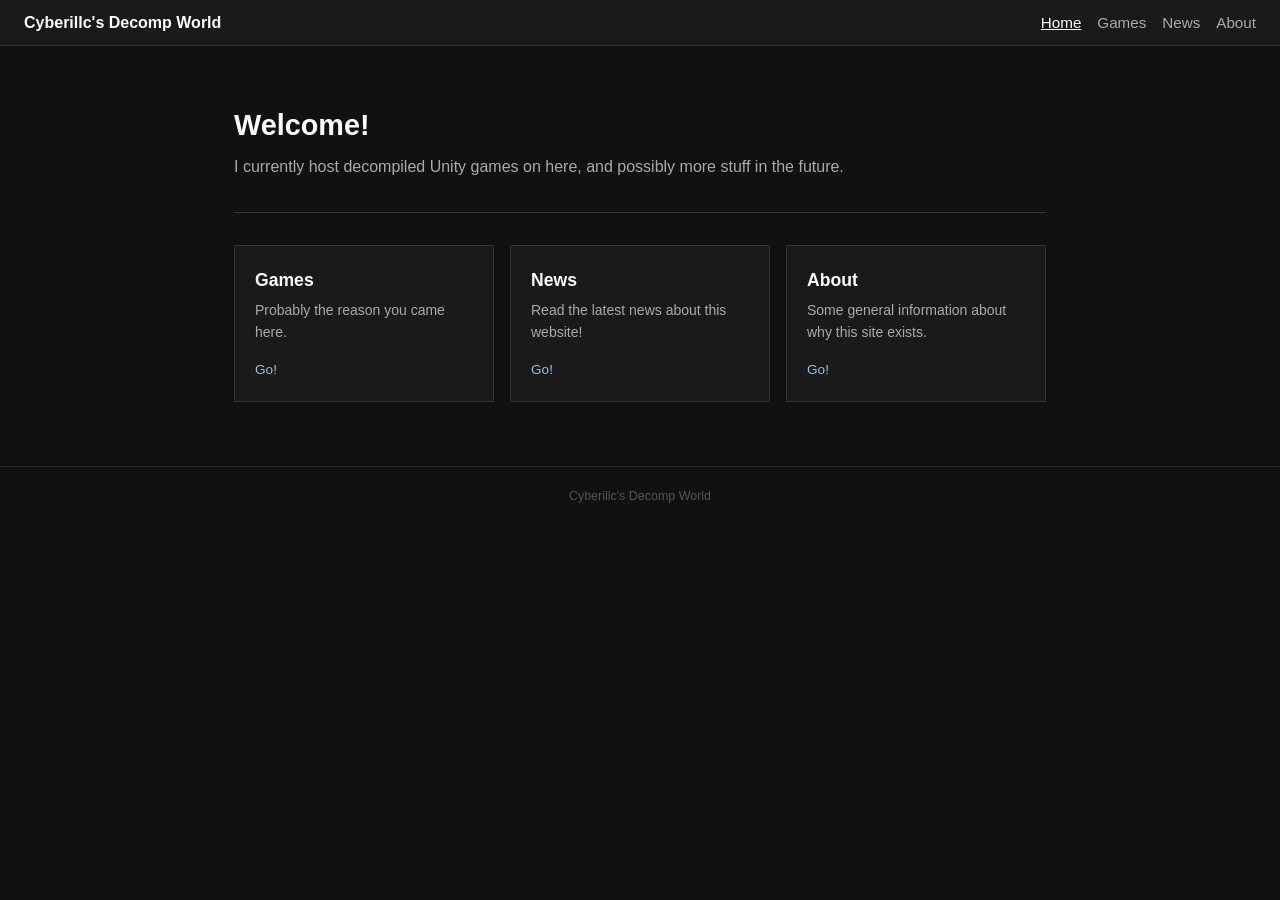
<file: index.html>
<!DOCTYPE html>
<html lang="en">
<head>
  <meta charset="UTF-8" />
  <meta name="viewport" content="width=device-width, initial-scale=1.0" />
  <title>Cyberillc's Decomp World</title>
  <meta property="og:type" content="website" />
  <meta property="og:site_name" content="Cyberillc's Decomp World" />
  <meta property="og:title" content="Cyberillc's Decomp World" />
  <meta property="og:description" content="Decompiled Unity game projects — source code, assets, and mods." />
  <meta property="og:url" content="https://cyberillcbutsmarter.github.io/cyberillc-decomp-world/" />
  <meta property="og:image" content="https://cyberillcbutsmarter.github.io/cyberillc-decomp-world/assets/img/ABUPPlus/screenshot.png" />
  <link rel="stylesheet" href="style.css?v=20260924" />
</head>
<body>

  <nav>
    <a href="index.html" class="brand">Cyberillc's Decomp World</a>
    <ul>
      <li><a href="index.html" class="active">Home</a></li>
      <li><a href="games.html">Games</a></li>
      <li><a href="news.html">News</a></li>
      <li><a href="about.html">About</a></li>
    </ul>
  </nav>

  <main>
    <div class="hero">
      <h1>Welcome!</h1>
      <p>I currently host decompiled Unity games on here, and possibly more stuff in the future.</p>
    </div>

    <div class="section-grid">
      <a href="games.html" class="card">
        <h2>Games</h2>
        <p>Probably the reason you came here.</p>
        <span class="card-link">Go!</span>
      </a>

      <a href="news.html" class="card">
        <h2>News</h2>
        <p>Read the latest news about this website!</p>
        <span class="card-link">Go!</span>
      </a>

      <a href="about.html" class="card">
        <h2>About</h2>
        <p>Some general information about why this site exists.</p>
        <span class="card-link">Go!</span>
      </a>
    </div>
  </main>

  <footer>
    <p>Cyberillc's Decomp World</p>
  </footer>

</body>
</html>
</file>
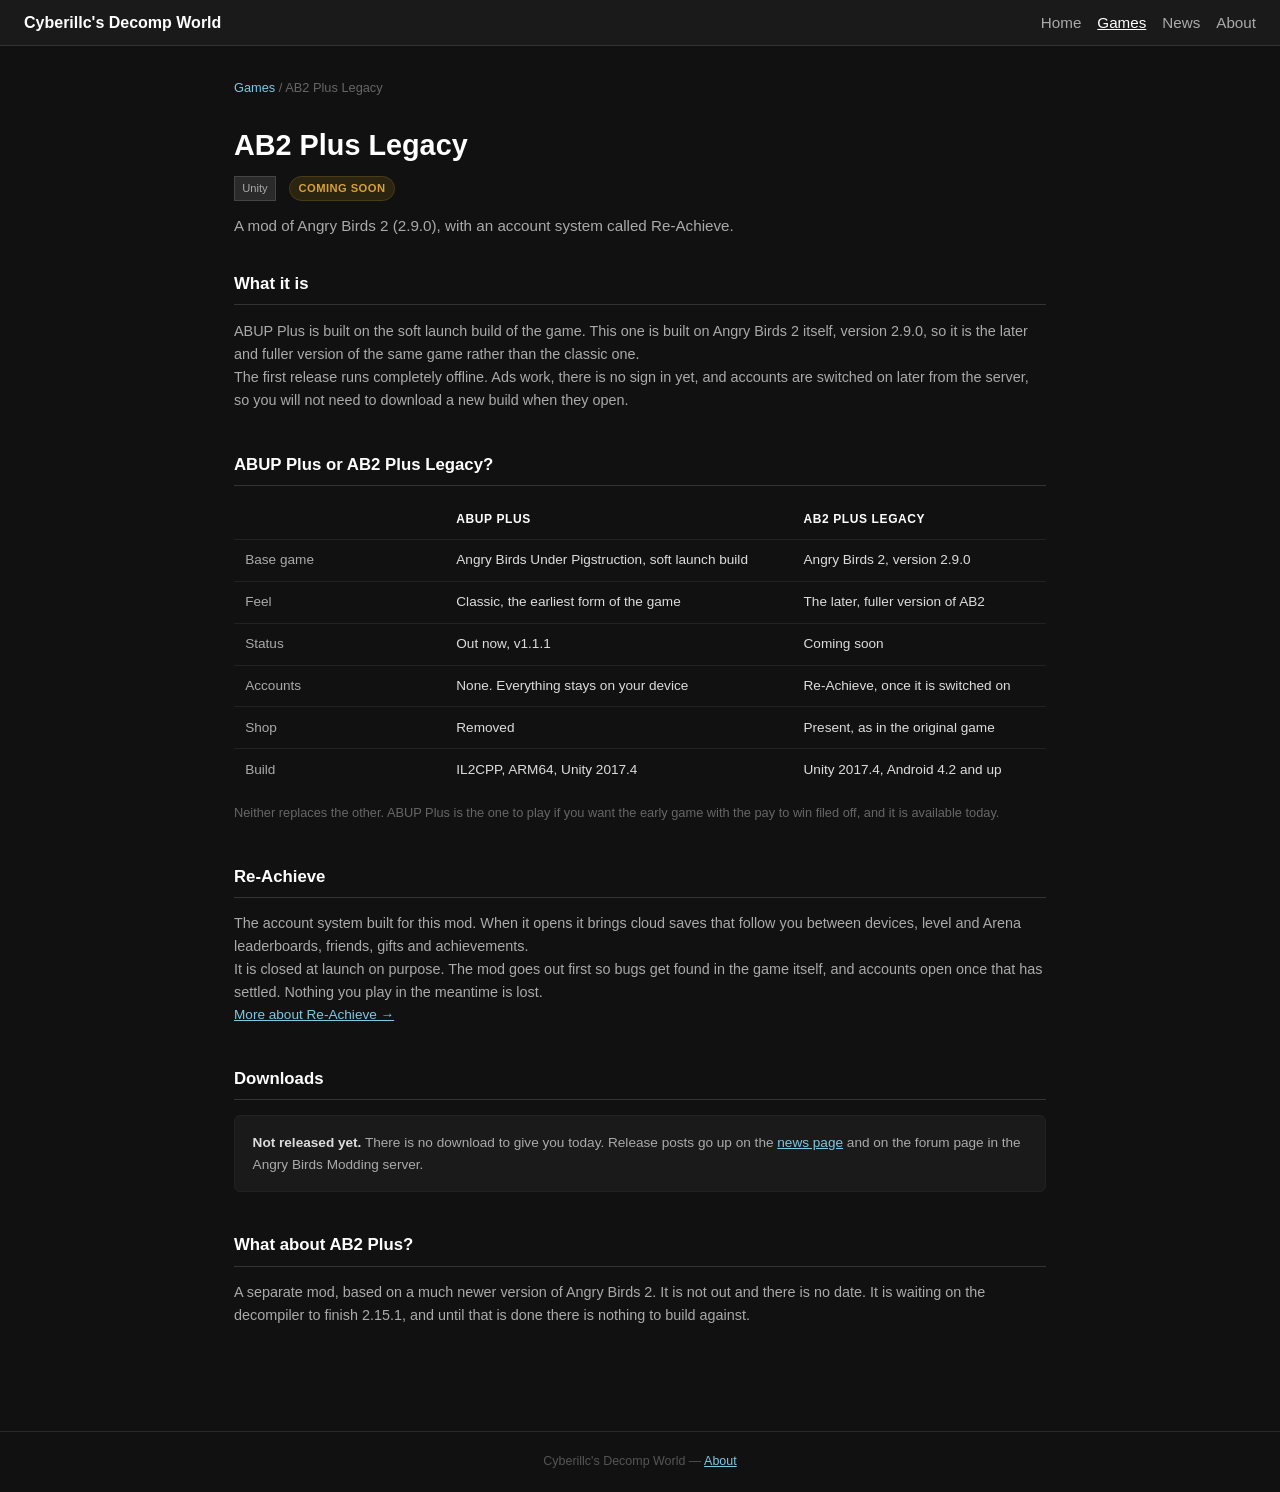
<file: ab2-plus-legacy.html>
<!DOCTYPE html>
<html lang="en">
<head>
  <meta charset="UTF-8" />
  <meta name="viewport" content="width=device-width, initial-scale=1.0" />
  <title>AB2 Plus Legacy — Cyberillc's Decomp World</title>
  <meta property="og:type" content="website" />
  <meta property="og:site_name" content="Cyberillc's Decomp World" />
  <meta property="og:title" content="AB2 Plus Legacy" />
  <meta property="og:description" content="A mod of Angry Birds 2 (2.9.0) with an account system called Re-Achieve. Coming soon." />
  <meta property="og:url" content="https://cyberillcbutsmarter.github.io/cyberillc-decomp-world/ab2-plus-legacy.html" />
  <meta property="og:image" content="https://cyberillcbutsmarter.github.io/cyberillc-decomp-world/assets/img/AB2PlusLegacy/icon.png" />
  <link rel="stylesheet" href="style.css?v=20260924" />
  <style>
    /* style.css has no table rules, so the comparison brings its own. Colours
       are taken from the palette already in use here (#1a1a1a panels, #222
       lines, #aaa secondary text) so it sits with everything else. */
    .cmp-wrap { overflow-x: auto; }
    .cmp { width: 100%; border-collapse: collapse; font-size: 0.85rem; min-width: 480px; }
    .cmp th, .cmp td { text-align: left; padding: 0.6rem 0.7rem; border-bottom: 1px solid #222; vertical-align: top; }
    .cmp thead th { color: #fff; font-size: 0.75rem; text-transform: uppercase; letter-spacing: 0.05em; white-space: nowrap; }
    .cmp tbody th { color: #aaa; font-weight: normal; width: 26%; }
    .cmp tbody td { color: #ddd; }
    .cmp tbody tr:last-child th, .cmp tbody tr:last-child td { border-bottom: 0; }

    .status-badge {
      display: inline-block; padding: 0.15rem 0.55rem; border-radius: 999px;
      font-size: 0.7rem; font-weight: bold; letter-spacing: 0.04em; text-transform: uppercase;
      background: #2a2410; color: #d8a13a; border: 1px solid #4a3d18;
    }
    .soon-box {
      background: #1a1a1a; border: 1px solid #222; border-radius: 6px;
      padding: 1rem 1.1rem; font-size: 0.85rem; color: #aaa;
    }
    .soon-box strong { color: #ddd; }
  </style>
</head>
<body>

  <nav>
    <a href="index.html" class="brand">Cyberillc's Decomp World</a>
    <ul>
      <li><a href="index.html">Home</a></li>
      <li><a href="games.html" class="active">Games</a></li>
      <li><a href="news.html">News</a></li>
      <li><a href="about.html">About</a></li>
    </ul>
  </nav>

  <main>
    <div class="breadcrumb">
      <a href="games.html">Games</a> / AB2 Plus Legacy
    </div>

    <div class="game-detail-info">
      <h1>AB2 Plus Legacy</h1>
      <div class="game-detail-meta">
        <span class="tag">Unity</span>
        <span class="status-badge">Coming soon</span>
      </div>
      <p class="game-detail-desc">
        A mod of Angry Birds 2 (2.9.0), with an account system called Re-Achieve.
      </p>
    </div>

    <div class="game-detail-section">
      <h2>What it is</h2>
      <p style="font-size:0.9rem;color:#aaa;">
        ABUP Plus is built on the soft launch build of the game. This one is built
        on Angry Birds 2 itself, version 2.9.0, so it is the later and fuller
        version of the same game rather than the classic one.
      </p>
      <p style="font-size:0.9rem;color:#aaa;">
        The first release runs completely offline. Ads work, there is no sign in
        yet, and accounts are switched on later from the server, so you will not
        need to download a new build when they open.
      </p>
    </div>

    <div class="game-detail-section">
      <h2>ABUP Plus or AB2 Plus Legacy?</h2>
      <div class="cmp-wrap">
        <table class="cmp">
          <thead>
            <tr><th scope="col"></th><th scope="col">ABUP Plus</th><th scope="col">AB2 Plus Legacy</th></tr>
          </thead>
          <tbody>
            <tr>
              <th scope="row">Base game</th>
              <td>Angry Birds Under Pigstruction, soft launch build</td>
              <td>Angry Birds 2, version 2.9.0</td>
            </tr>
            <tr>
              <th scope="row">Feel</th>
              <td>Classic, the earliest form of the game</td>
              <td>The later, fuller version of AB2</td>
            </tr>
            <tr>
              <th scope="row">Status</th>
              <td>Out now, v1.1.1</td>
              <td>Coming soon</td>
            </tr>
            <tr>
              <th scope="row">Accounts</th>
              <td>None. Everything stays on your device</td>
              <td>Re-Achieve, once it is switched on</td>
            </tr>
            <tr>
              <th scope="row">Shop</th>
              <td>Removed</td>
              <td>Present, as in the original game</td>
            </tr>
            <tr>
              <th scope="row">Build</th>
              <td>IL2CPP, ARM64, Unity 2017.4</td>
              <td>Unity 2017.4, Android 4.2 and up</td>
            </tr>
          </tbody>
        </table>
      </div>
      <p style="font-size:0.8rem;color:#666;margin-top:0.8rem;">
        Neither replaces the other. ABUP Plus is the one to play if you want the
        early game with the pay to win filed off, and it is available today.
      </p>
    </div>

    <div class="game-detail-section">
      <h2>Re-Achieve</h2>
      <p style="font-size:0.9rem;color:#aaa;">
        The account system built for this mod. When it opens it brings cloud
        saves that follow you between devices, level and Arena leaderboards,
        friends, gifts and achievements.
      </p>
      <p style="font-size:0.9rem;color:#aaa;">
        It is closed at launch on purpose. The mod goes out first so bugs get
        found in the game itself, and accounts open once that has settled.
        Nothing you play in the meantime is lost.
      </p>
      <p style="font-size:0.85rem;">
        <a href="https://re-achieve.vercel.app/about.html">More about Re-Achieve →</a>
      </p>
    </div>

    <div class="game-detail-section">
      <h2>Downloads</h2>
      <div class="soon-box">
        <strong>Not released yet.</strong> There is no download to give you today.
        Release posts go up on the <a href="news.html">news page</a> and on the
        forum page in the Angry Birds Modding server.
      </div>
    </div>

    <div class="game-detail-section">
      <h2>What about AB2 Plus?</h2>
      <p style="font-size:0.9rem;color:#aaa;">
        A separate mod, based on a much newer version of Angry Birds 2. It is not
        out and there is no date. It is waiting on the decompiler to finish
        2.15.1, and until that is done there is nothing to build against.
      </p>
    </div>
  </main>

  <footer>
    <p>Cyberillc's Decomp World &mdash; <a href="about.html">About</a></p>
  </footer>

</body>
</html>
</file>
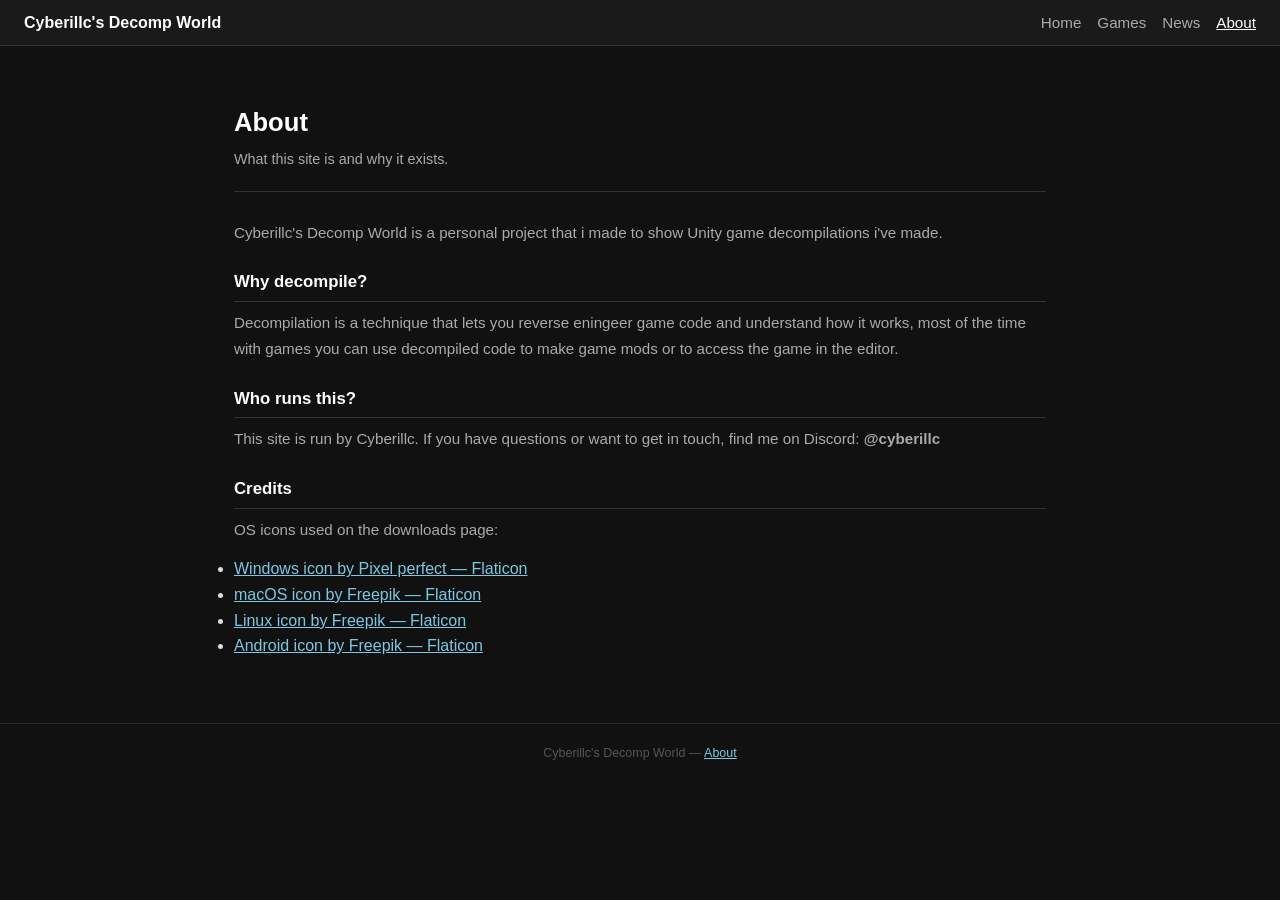
<file: about.html>
<!DOCTYPE html>
<html lang="en">
<head>
  <meta charset="UTF-8" />
  <meta name="viewport" content="width=device-width, initial-scale=1.0" />
  <title>About — Cyberillc's Decomp World</title>
  <meta property="og:type" content="website" />
  <meta property="og:site_name" content="Cyberillc's Decomp World" />
  <meta property="og:title" content="About — Cyberillc's Decomp World" />
  <meta property="og:description" content="Cyberillc's Decomp World is a personal project hosting Unity game decompilations, mods, and source code." />
  <meta property="og:url" content="https://cyberillcbutsmarter.github.io/cyberillc-decomp-world/about.html" />
  <meta property="og:image" content="https://cyberillcbutsmarter.github.io/cyberillc-decomp-world/assets/img/ABUPPlus/screenshot.png" />
  <link rel="stylesheet" href="style.css?v=20260924" />
</head>
<body>

  <nav>
    <a href="index.html" class="brand">Cyberillc's Decomp World</a>
    <ul>
      <li><a href="index.html">Home</a></li>
      <li><a href="games.html">Games</a></li>
      <li><a href="news.html">News</a></li>
      <li><a href="about.html" class="active">About</a></li>
    </ul>
  </nav>

  <main>
    <div class="page-header">
      <h1>About</h1>
      <p>What this site is and why it exists.</p>
    </div>

    <div class="about-block">
      <p>
        Cyberillc's Decomp World is a personal project that i made to show Unity game 
        decompilations i've made.
      </p>

      <h2>Why decompile?</h2>
      <p>
        Decompilation is a technique that lets you reverse eningeer game code and understand how it works,
        most of the time with games you can use decompiled code to make game mods or to access the game in the editor.
      </p>

      <h2>Who runs this?</h2>
      <p>
        This site is run by Cyberillc. If you have questions or want to get in touch, find me on Discord: <strong>@cyberillc</strong>
      </p>

      <h2>Credits</h2>
      <p>OS icons used on the downloads page:</p>
      <ul>
        <li><a href="https://www.flaticon.com/free-icons/logos" title="logos icons">Windows icon by Pixel perfect — Flaticon</a></li>
        <li><a href="https://www.flaticon.com/free-icons/mac" title="mac icons">macOS icon by Freepik — Flaticon</a></li>
        <li><a href="https://www.flaticon.com/free-icons/linux" title="linux icons">Linux icon by Freepik — Flaticon</a></li>
        <li><a href="https://www.flaticon.com/free-icons/android" title="android icons">Android icon by Freepik — Flaticon</a></li>
      </ul>
    </div>
  </main>

  <footer>
    <p>Cyberillc's Decomp World &mdash; <a href="about.html">About</a></p>
  </footer>

</body>
</html>
</file>
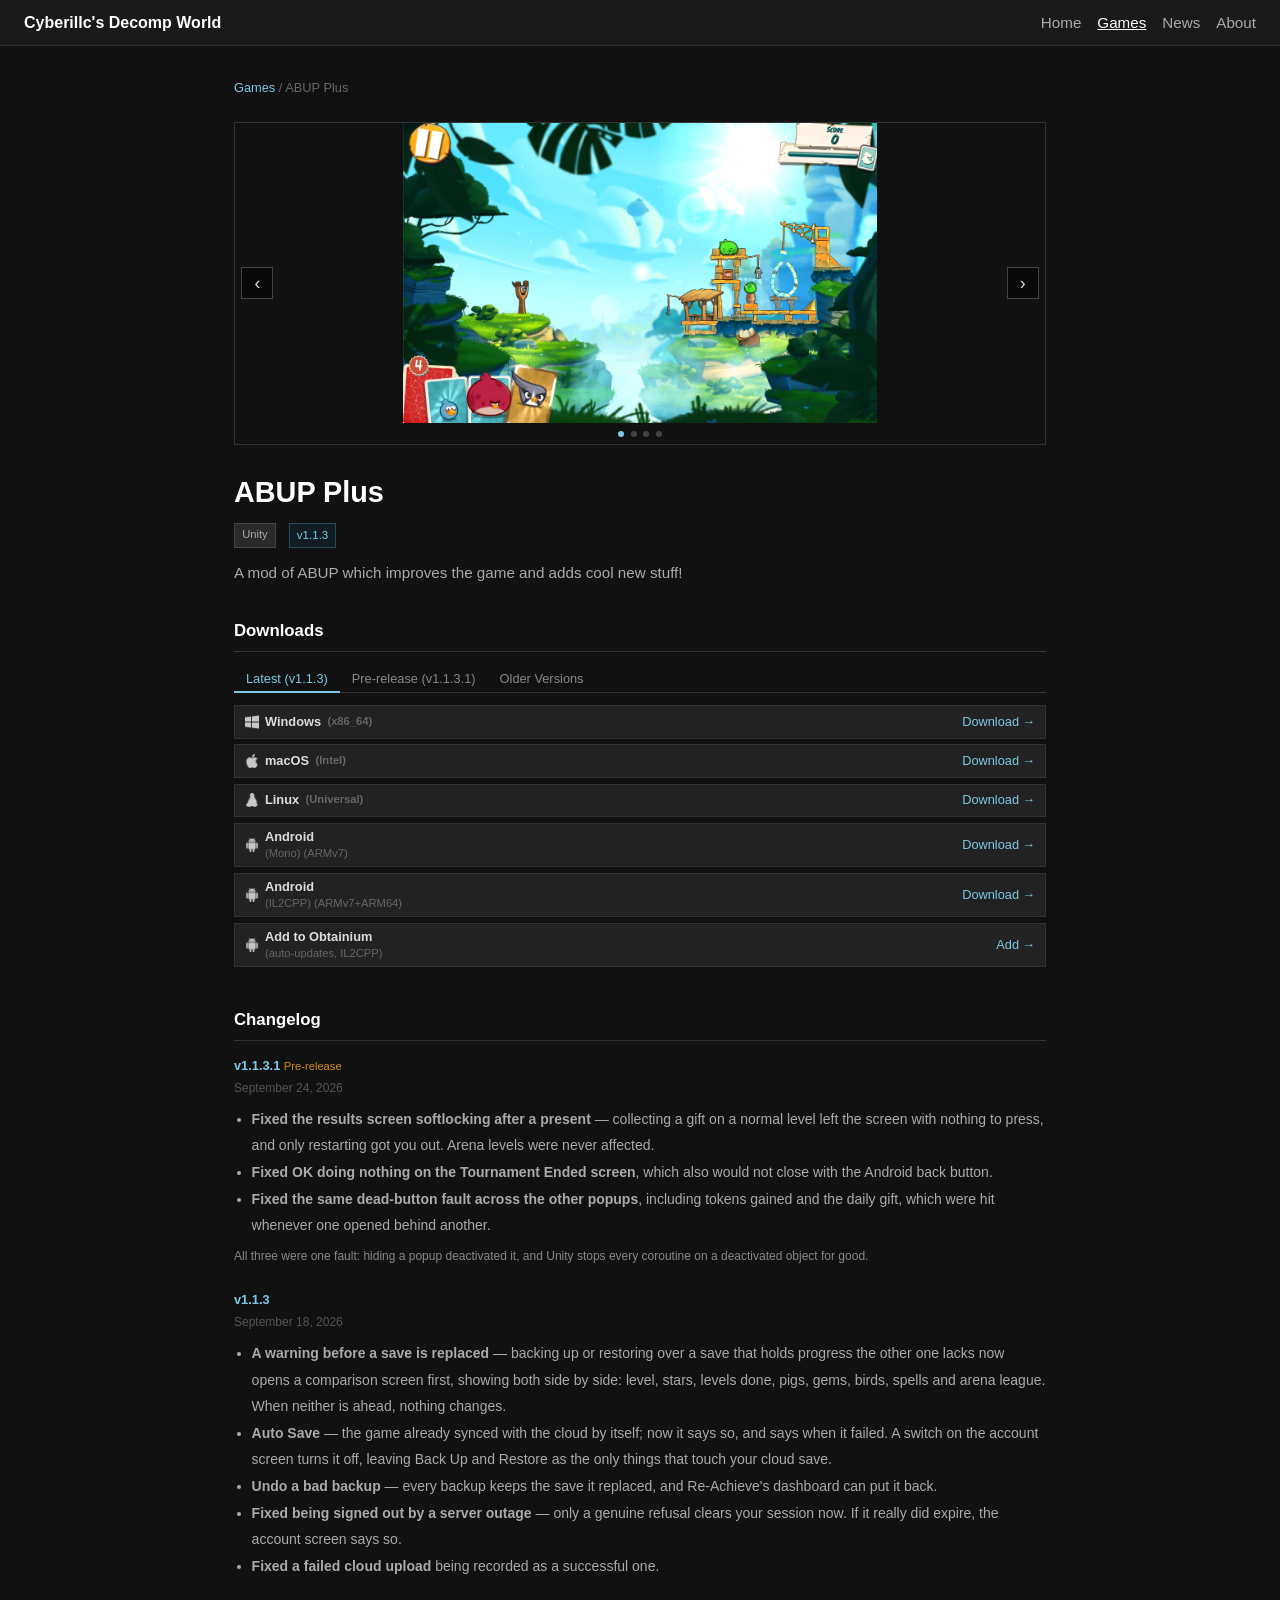
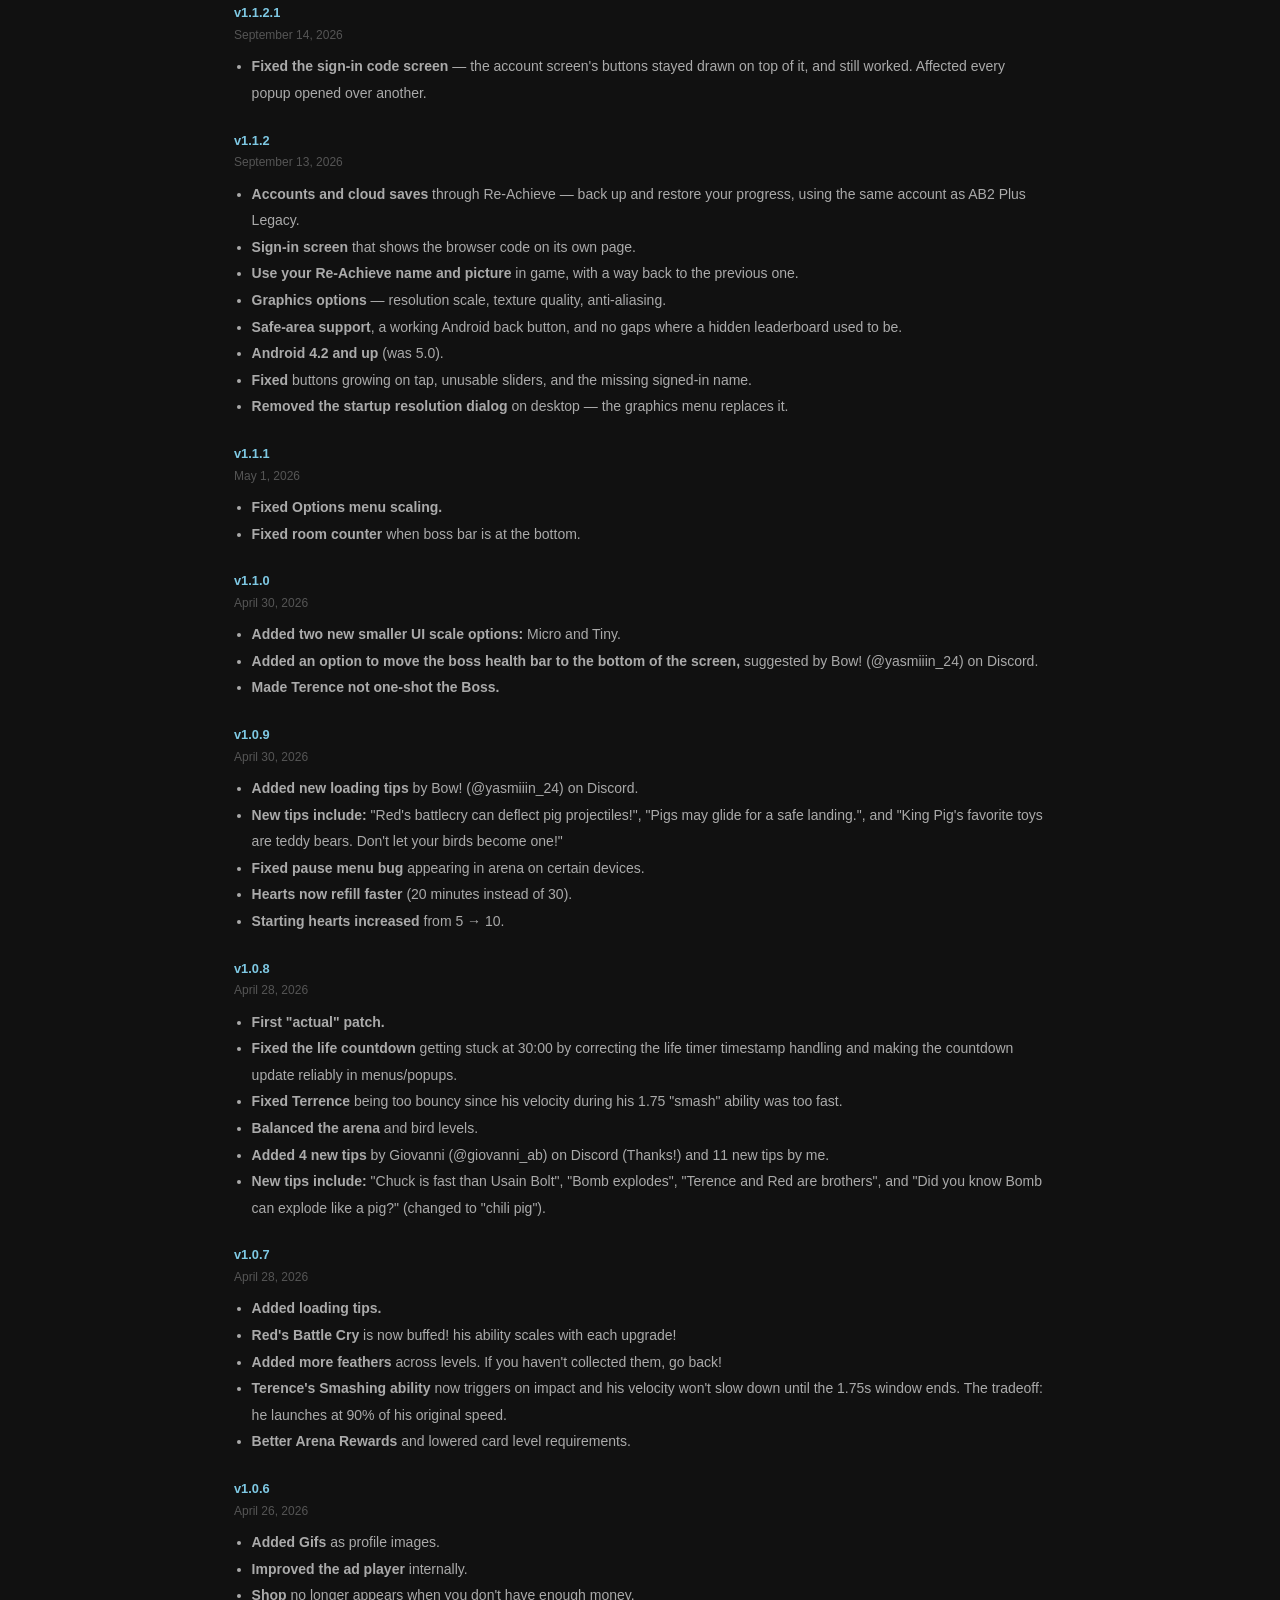
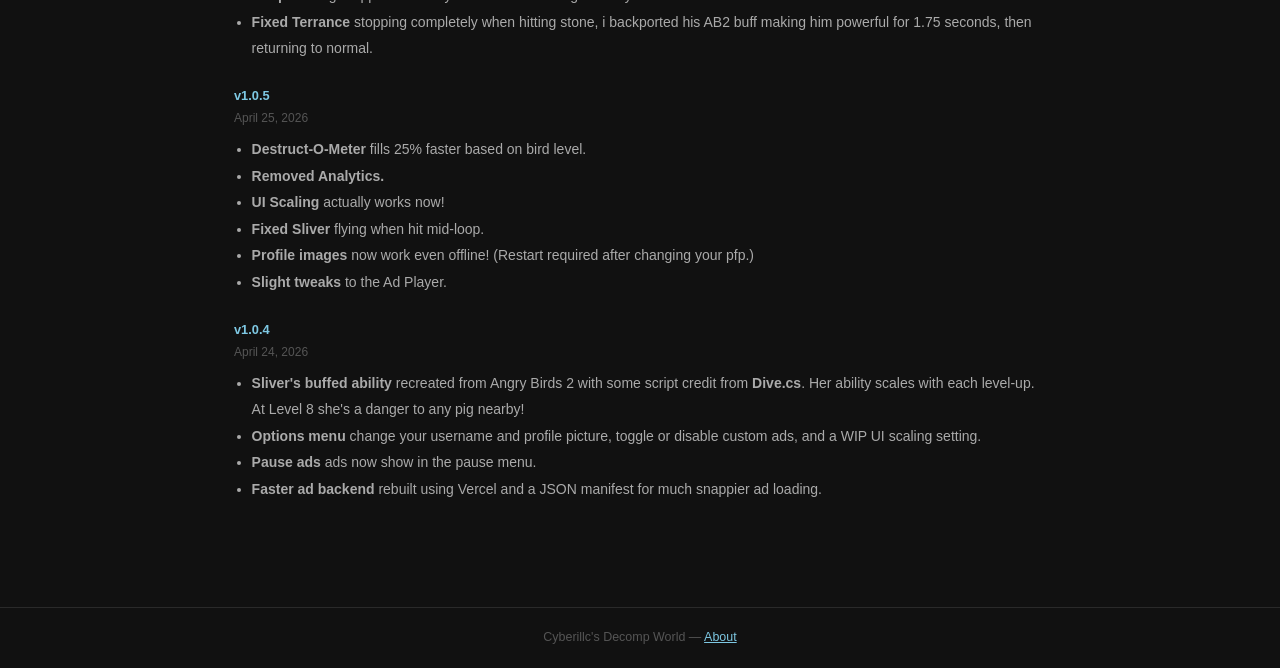
<file: abup-plus.html>
<!DOCTYPE html>
<html lang="en">
<head>
  <meta charset="UTF-8" />
  <meta name="viewport" content="width=device-width, initial-scale=1.0" />
  <title>ABUP Plus — Cyberillc's Decomp World</title>
  <meta property="og:type" content="website" />
  <meta property="og:site_name" content="Cyberillc's Decomp World" />
  <meta property="og:title" content="ABUP Plus" />
  <meta property="og:description" content="A mod of ABUP which improves the game and adds cool new stuff! Download for Windows, macOS, Linux, and Android." />
  <meta property="og:url" content="https://cyberillcbutsmarter.github.io/cyberillc-decomp-world/abup-plus.html" />
  <meta property="og:image" content="https://cyberillcbutsmarter.github.io/cyberillc-decomp-world/assets/img/ABUPPlus/screenshot.png" />
  <link rel="stylesheet" href="style.css?v=20260924" />
</head>
<body>

  <nav>
    <a href="index.html" class="brand">Cyberillc's Decomp World</a>
    <ul>
      <li><a href="index.html">Home</a></li>
      <li><a href="games.html" class="active">Games</a></li>
      <li><a href="news.html">News</a></li>
      <li><a href="about.html">About</a></li>
    </ul>
  </nav>

  <main>
    <div class="breadcrumb">
      <a href="games.html">Games</a> / ABUP Plus
    </div>

    <div class="carousel" id="carousel">
      <div class="carousel-track" id="carousel-track">
        <img src="assets/img/ABUPPlus/screenshot.png" alt="ABUP Plus screenshot 1" />
        <img src="assets/img/ABUPPlus/gameshots1.png" alt="ABUP Plus screenshot 2" />
        <img src="assets/img/ABUPPlus/gameshots2.png" alt="ABUP Plus screenshot 3" />
        <img src="assets/img/ABUPPlus/gameshots3.png" alt="ABUP Plus screenshot 4" />
      </div>
      <button class="carousel-btn prev" id="carousel-prev">&#8249;</button>
      <button class="carousel-btn next" id="carousel-next">&#8250;</button>
      <div class="carousel-dots" id="carousel-dots"></div>
    </div>

    <div class="game-detail-info">
      <h1>ABUP Plus</h1>
      <div class="game-detail-meta">
        <span class="tag">Unity</span>
        <span class="version-badge">v1.1.3</span>
      </div>
      <p class="game-detail-desc">A mod of ABUP which improves the game and adds cool new stuff!</p>
    </div>

    <div class="game-detail-section">
      <h2>Downloads</h2>
      <div class="card-tabs">
        <button class="card-tab active" data-tab="dl-latest">Latest (v1.1.3)</button>
        <button class="card-tab" data-tab="dl-prerelease">Pre-release (v1.1.3.1)</button>
        <button class="card-tab" data-tab="dl-archive">Older Versions</button>
      </div>

      <div class="card-tab-panel active" id="dl-latest">
  <div class="dl-list">
    <a href="https://github.com/CyberillcButSmarter/cyberillc-decomp-world/releases/download/1.1.3/ABUP.Plus.1.1.3.Windows.x86_64.zip" class="dl-row">
      <span class="dl-platform"><img src="assets/img/icons/windows.png" class="os-icon" alt="Windows"> Windows <span style="font-size:0.7rem;color:#666;">(x86_64)</span></span>
      <span class="dl-action">Download →</span>
    </a>
    <a href="https://github.com/CyberillcButSmarter/cyberillc-decomp-world/releases/download/1.1.3/ABUP.Plus.1.1.3.MacOS.Intel.zip" class="dl-row">
      <span class="dl-platform"><img src="assets/img/icons/apple-logo.png" class="os-icon" alt="macOS"> macOS <span style="font-size:0.7rem;color:#666;">(Intel)</span></span>
      <span class="dl-action">Download →</span>
    </a>
    <a href="https://github.com/CyberillcButSmarter/cyberillc-decomp-world/releases/download/1.1.3/ABUP.Plus.1.1.3.Linux.Universal.zip" class="dl-row">
      <span class="dl-platform"><img src="assets/img/icons/linux.png" class="os-icon" alt="Linux"> Linux <span style="font-size:0.7rem;color:#666;">(Universal)</span></span>
      <span class="dl-action">Download →</span>
    </a>
    <a href="https://github.com/CyberillcButSmarter/cyberillc-decomp-world/releases/download/1.1.3/ABUP.Plus.Release.1.1.3.Mono.ARMv7.apk" class="dl-row">
      <span class="dl-platform"><img src="assets/img/icons/android.png" class="os-icon" alt="Android"><span class="dl-platform-label">Android<span>(Mono) (ARMv7)</span></span></span>
      <span class="dl-action">Download →</span>
    </a>
    <a href="https://github.com/CyberillcButSmarter/cyberillc-decomp-world/releases/download/1.1.3/ABUP.Plus.Release.1.1.3.IL2CPP.ARMv7%2BARM64.apk" class="dl-row">
      <span class="dl-platform"><img src="assets/img/icons/android.png" class="os-icon" alt="Android"><span class="dl-platform-label">Android<span>(IL2CPP) (ARMv7+ARM64)</span></span></span>
      <span class="dl-action">Download →</span>
    </a>
    <!-- Obtainium keeps the APK updated in place. Deliberately not version-pinned: it points at
         the repo and resolves the newest release itself, so this row does not need editing on a
         release the way the five above do. The config filters to the IL2CPP APK, because every
         release carries two and Obtainium would otherwise have to ask on each update. -->
    <a href="https://apps.obtainium.imranr.dev/redirect?r=obtainium%3A%2F%2Fapp%2F%257B%2522id%2522%253A%2522com.rovio.ABUPPlus%2522%252C%2522url%2522%253A%2522https%253A%252F%252Fgithub.com%252FCyberillcButSmarter%252Fcyberillc-decomp-world%2522%252C%2522author%2522%253A%2522CyberillcButSmarter%2522%252C%2522name%2522%253A%2522ABUP%2520Plus%2522%252C%2522additionalSettings%2522%253A%2522%257B%255C%2522apkFilterRegEx%255C%2522%253A%255C%2522IL2CPP%255C%2522%252C%255C%2522invertAPKFilter%255C%2522%253Afalse%252C%255C%2522about%255C%2522%253A%255C%2522Angry%2520Birds%2520Under%2520Pigstruction%2520Plus%2520-%2520a%2520fan%2520mod%2520of%2520Angry%2520Birds%25202%252C%2520with%2520cloud%2520saves%2520through%2520Re-Achieve.%255C%2522%257D%2522%257D" class="dl-row" rel="noopener">
      <span class="dl-platform"><img src="assets/img/icons/android.png" class="os-icon" alt="Android"><span class="dl-platform-label">Add to Obtainium<span>(auto-updates, IL2CPP)</span></span></span>
      <span class="dl-action">Add →</span>
    </a>
  </div>
</div>

      <div class="card-tab-panel" id="dl-prerelease">
        <p class="prerelease-note">
          <strong>Test build.</strong> Put out ahead of the next full release so the fixes in it can be
          checked early. It is not the recommended download — if something goes wrong, grab the latest
          stable above and say so on Discord.
        </p>
        <div class="dl-list">
          <a href="https://github.com/CyberillcButSmarter/cyberillc-decomp-world/releases/download/1.1.3.1/ABUP.Plus.1.1.3.1.Windows.x86_64.zip" class="dl-row">
            <span class="dl-platform"><img src="assets/img/icons/windows.png" class="os-icon" alt="Windows"> Windows <span style="font-size:0.7rem;color:#666;">(x86_64)</span></span>
            <span class="dl-action">Download →</span>
          </a>
          <a href="https://github.com/CyberillcButSmarter/cyberillc-decomp-world/releases/download/1.1.3.1/ABUP.Plus.1.1.3.1.MacOS.Intel.zip" class="dl-row">
            <span class="dl-platform"><img src="assets/img/icons/apple-logo.png" class="os-icon" alt="macOS"> macOS <span style="font-size:0.7rem;color:#666;">(Intel)</span></span>
            <span class="dl-action">Download →</span>
          </a>
          <a href="https://github.com/CyberillcButSmarter/cyberillc-decomp-world/releases/download/1.1.3.1/ABUP.Plus.1.1.3.1.Linux.Universal.zip" class="dl-row">
            <span class="dl-platform"><img src="assets/img/icons/linux.png" class="os-icon" alt="Linux"> Linux <span style="font-size:0.7rem;color:#666;">(Universal)</span></span>
            <span class="dl-action">Download →</span>
          </a>
          <a href="https://github.com/CyberillcButSmarter/cyberillc-decomp-world/releases/download/1.1.3.1/ABUP.Plus.Release.1.1.3.1.Mono.ARMv7.apk" class="dl-row">
            <span class="dl-platform"><img src="assets/img/icons/android.png" class="os-icon" alt="Android"> <span class="dl-platform-label">Android<span>(Mono) (ARMv7)</span></span></span>
            <span class="dl-action">Download →</span>
          </a>
          <a href="https://github.com/CyberillcButSmarter/cyberillc-decomp-world/releases/download/1.1.3.1/ABUP.Plus.Release.1.1.3.1.IL2CPP.ARMv7%2BARM64.apk" class="dl-row">
            <span class="dl-platform"><img src="assets/img/icons/android.png" class="os-icon" alt="Android"> <span class="dl-platform-label">Android<span>(IL2CPP) (ARMv7+ARM64)</span></span></span>
            <span class="dl-action">Download →</span>
          </a>
        </div>
      </div>

      <div class="card-tab-panel" id="dl-archive">
        <p style="font-size:0.75rem; color:#666; margin-bottom:0.6rem;">v1.1.2.1</p>
        <div class="dl-list">
    <a href="https://github.com/CyberillcButSmarter/cyberillc-decomp-world/releases/download/1.1.2.1/ABUP.Plus.1.1.2.1.Windows.x86_64.zip" class="dl-row">
      <span class="dl-platform"><img src="assets/img/icons/windows.png" class="os-icon" alt="Windows"> Windows <span style="font-size:0.7rem;color:#666;">(x86_64)</span></span>
      <span class="dl-action">Download →</span>
    </a>
    <a href="https://github.com/CyberillcButSmarter/cyberillc-decomp-world/releases/download/1.1.2.1/ABUP.Plus.1.1.2.1.MacOS.Intel.zip" class="dl-row">
      <span class="dl-platform"><img src="assets/img/icons/apple-logo.png" class="os-icon" alt="macOS"> macOS <span style="font-size:0.7rem;color:#666;">(Intel)</span></span>
      <span class="dl-action">Download →</span>
    </a>
    <a href="https://github.com/CyberillcButSmarter/cyberillc-decomp-world/releases/download/1.1.2.1/ABUP.Plus.1.1.2.1.Linux.Universal.zip" class="dl-row">
      <span class="dl-platform"><img src="assets/img/icons/linux.png" class="os-icon" alt="Linux"> Linux <span style="font-size:0.7rem;color:#666;">(Universal)</span></span>
      <span class="dl-action">Download →</span>
    </a>
    <a href="https://github.com/CyberillcButSmarter/cyberillc-decomp-world/releases/download/1.1.2.1/ABUP.Plus.Release.1.1.2.1.Mono.ARMv7.apk" class="dl-row">
      <span class="dl-platform"><img src="assets/img/icons/android.png" class="os-icon" alt="Android"><span class="dl-platform-label">Android<span>(Mono) (ARMv7)</span></span></span>
      <span class="dl-action">Download →</span>
    </a>
    <a href="https://github.com/CyberillcButSmarter/cyberillc-decomp-world/releases/download/1.1.2.1/ABUP.Plus.Release.1.1.2.1.IL2CPP.ARMv7+ARM64.apk" class="dl-row">
      <span class="dl-platform"><img src="assets/img/icons/android.png" class="os-icon" alt="Android"><span class="dl-platform-label">Android<span>(IL2CPP) (ARMv7+ARM64)</span></span></span>
      <span class="dl-action">Download →</span>
    </a>
        </div>
                <button type="button" class="dl-more" aria-expanded="false" aria-controls="dl-archive-rest">
          <span class="dl-more-text">Show 9 older releases</span>
          <span class="dl-more-chevron" aria-hidden="true">&#9662;</span>
        </button>
        <div class="dl-archive-rest" id="dl-archive-rest" hidden>
<p style="font-size:0.75rem; color:#666; margin-bottom:0.6rem;">v1.1.2</p>
        <div class="dl-list">
          <a href="https://github.com/CyberillcButSmarter/cyberillc-decomp-world/releases/download/1.1.2/ABUP.Plus.1.1.2.Windows.x86_64.zip" class="dl-row">
            <span class="dl-platform"><img src="assets/img/icons/windows.png" class="os-icon" alt="Windows"> Windows <span style="font-size:0.7rem;color:#666;">(x86_64)</span></span>
            <span class="dl-action">Download →</span>
          </a>
          <a href="https://github.com/CyberillcButSmarter/cyberillc-decomp-world/releases/download/1.1.2/ABUP.Plus.1.1.2.MacOS.Intel.zip" class="dl-row">
            <span class="dl-platform"><img src="assets/img/icons/apple-logo.png" class="os-icon" alt="macOS"> macOS <span style="font-size:0.7rem;color:#666;">(Intel)</span></span>
            <span class="dl-action">Download →</span>
          </a>
          <a href="https://github.com/CyberillcButSmarter/cyberillc-decomp-world/releases/download/1.1.2/ABUP.Plus.1.1.2.Linux.Universal.zip" class="dl-row">
            <span class="dl-platform"><img src="assets/img/icons/linux.png" class="os-icon" alt="Linux"> Linux <span style="font-size:0.7rem;color:#666;">(Universal)</span></span>
            <span class="dl-action">Download →</span>
          </a>
          <a href="https://github.com/CyberillcButSmarter/cyberillc-decomp-world/releases/download/1.1.2/ABUP.Plus.Release.1.1.2.Mono.ARMv7.apk" class="dl-row">
            <span class="dl-platform"><img src="assets/img/icons/android.png" class="os-icon" alt="Android"><span class="dl-platform-label">Android<span>(Mono) (ARMv7)</span></span></span>
            <span class="dl-action">Download →</span>
          </a>
          <a href="https://github.com/CyberillcButSmarter/cyberillc-decomp-world/releases/download/1.1.2/ABUP.Plus.Release.1.1.2.IL2CPP.ARMv7+ARM64.apk" class="dl-row">
            <span class="dl-platform"><img src="assets/img/icons/android.png" class="os-icon" alt="Android"><span class="dl-platform-label">Android<span>(IL2CPP) (ARMv7+ARM64)</span></span></span>
            <span class="dl-action">Download →</span>
          </a>
        </div>
        <p style="font-size:0.75rem; color:#666; margin-bottom:0.6rem;">v1.1.1</p>
        <div class="dl-list">
          <a href="https://github.com/CyberillcButSmarter/cyberillc-decomp-world/releases/download/1.1.1/ABUP.Plus.1.1.1.Windows.x86_64.zip" class="dl-row">
            <span class="dl-platform"><img src="assets/img/icons/windows.png" class="os-icon" alt="Windows"> Windows <span style="font-size:0.7rem;color:#666;">(x86_64)</span></span>
            <span class="dl-action">Download →</span>
          </a>
          <a href="https://github.com/CyberillcButSmarter/cyberillc-decomp-world/releases/download/1.1.1/ABUP.Plus.1.1.1.MacOS.Intel.zip" class="dl-row">
            <span class="dl-platform"><img src="assets/img/icons/apple-logo.png" class="os-icon" alt="macOS"> macOS <span style="font-size:0.7rem;color:#666;">(Intel)</span></span>
            <span class="dl-action">Download →</span>
          </a>
          <a href="https://github.com/CyberillcButSmarter/cyberillc-decomp-world/releases/download/1.1.1/ABUP.Plus.1.1.1.Linux.Universal.zip" class="dl-row">
            <span class="dl-platform"><img src="assets/img/icons/linux.png" class="os-icon" alt="Linux"> Linux <span style="font-size:0.7rem;color:#666;">(Universal)</span></span>
            <span class="dl-action">Download →</span>
          </a>
          <a href="https://github.com/CyberillcButSmarter/cyberillc-decomp-world/releases/download/1.1.1/ABUP.Plus.Release.1.1.1.Mono.ARMv7.apk" class="dl-row">
            <span class="dl-platform"><img src="assets/img/icons/android.png" class="os-icon" alt="Android"><span class="dl-platform-label">Android<span>(Mono) (ARMv7)</span></span></span>
            <span class="dl-action">Download →</span>
          </a>
          <a href="https://github.com/CyberillcButSmarter/cyberillc-decomp-world/releases/download/1.1.1/ABUP.Plus.Release.1.1.1.IL2CPP.ARMv7+ARM64.apk" class="dl-row">
            <span class="dl-platform"><img src="assets/img/icons/android.png" class="os-icon" alt="Android"><span class="dl-platform-label">Android<span>(IL2CPP) (ARMv7+ARM64)</span></span></span>
            <span class="dl-action">Download →</span>
          </a>
        </div>
        <p style="font-size:0.75rem; color:#666; margin-bottom:0.6rem;">v1.1.0</p>
        <div class="dl-list">
          <a href="https://github.com/CyberillcButSmarter/cyberillc-decomp-world/releases/download/1.1.0/ABUP.Plus.1.1.0.Windows.x86_64.zip" class="dl-row">
            <span class="dl-platform"><img src="assets/img/icons/windows.png" class="os-icon" alt="Windows"> Windows <span style="font-size:0.7rem;color:#666;">(x86_64)</span></span>
            <span class="dl-action">Download →</span>
          </a>
          <a href="https://github.com/CyberillcButSmarter/cyberillc-decomp-world/releases/download/1.1.0/ABUP.Plus.1.1.0.MacOS.Intel.zip" class="dl-row">
            <span class="dl-platform"><img src="assets/img/icons/apple-logo.png" class="os-icon" alt="macOS"> macOS <span style="font-size:0.7rem;color:#666;">(Intel)</span></span>
            <span class="dl-action">Download →</span>
          </a>
          <a href="https://github.com/CyberillcButSmarter/cyberillc-decomp-world/releases/download/1.1.0/ABUP.Plus.1.1.0.Linux.Universal.zip" class="dl-row">
            <span class="dl-platform"><img src="assets/img/icons/linux.png" class="os-icon" alt="Linux"> Linux <span style="font-size:0.7rem;color:#666;">(Universal)</span></span>
            <span class="dl-action">Download →</span>
          </a>
          <a href="https://github.com/CyberillcButSmarter/cyberillc-decomp-world/releases/download/1.1.0/ABUP.Plus.Release.1.1.0.Mono.ARMv7.apk" class="dl-row">
            <span class="dl-platform"><img src="assets/img/icons/android.png" class="os-icon" alt="Android"><span class="dl-platform-label">Android<span>(Mono) (ARMv7)</span></span></span>
            <span class="dl-action">Download →</span>
          </a>
          <a href="https://github.com/CyberillcButSmarter/cyberillc-decomp-world/releases/download/1.1.0/ABUP.Plus.Release.1.1.0.Il2CPP.ARMv7+ARM64.apk" class="dl-row">
            <span class="dl-platform"><img src="assets/img/icons/android.png" class="os-icon" alt="Android"><span class="dl-platform-label">Android<span>(Il2CPP) (ARMv7+ARM64)</span></span></span>
            <span class="dl-action">Download →</span>
          </a>
        </div>
        <p style="font-size:0.75rem; color:#666; margin-bottom:0.6rem;">v1.0.9</p>
        <div class="dl-list">
          <a href="https://github.com/CyberillcButSmarter/cyberillc-decomp-world/releases/download/1.0.9/ABUP.Plus.1.0.9.Windows.x86_64.zip" class="dl-row">
            <span class="dl-platform"><img src="assets/img/icons/windows.png" class="os-icon" alt="Windows"> Windows <span style="font-size:0.7rem;color:#666;">(x86_64)</span></span>
            <span class="dl-action">Download →</span>
          </a>
          <a href="https://github.com/CyberillcButSmarter/cyberillc-decomp-world/releases/download/1.0.9/ABUP.Plus.1.0.9.MacOS.Intel.zip" class="dl-row">
            <span class="dl-platform"><img src="assets/img/icons/apple-logo.png" class="os-icon" alt="macOS"> macOS <span style="font-size:0.7rem;color:#666;">(Intel)</span></span>
            <span class="dl-action">Download →</span>
          </a>
          <a href="https://github.com/CyberillcButSmarter/cyberillc-decomp-world/releases/download/1.0.9/ABUP.Plus.1.0.9.Linux.Universal.zip" class="dl-row">
            <span class="dl-platform"><img src="assets/img/icons/linux.png" class="os-icon" alt="Linux"> Linux <span style="font-size:0.7rem;color:#666;">(Universal)</span></span>
            <span class="dl-action">Download →</span>
          </a>
          <a href="https://github.com/CyberillcButSmarter/cyberillc-decomp-world/releases/download/1.0.9/ABUP.Plus.Release.1.0.9.Mono.ARMv7.apk" class="dl-row">
            <span class="dl-platform"><img src="assets/img/icons/android.png" class="os-icon" alt="Android"><span class="dl-platform-label">Android<span>(Mono) (ARMv7)</span></span></span>
            <span class="dl-action">Download →</span>
          </a>
          <a href="https://github.com/CyberillcButSmarter/cyberillc-decomp-world/releases/download/1.0.9/ABUP.Plus.Release.1.0.9.Il2cpp.ARMv7+ARM64.apk" class="dl-row">
            <span class="dl-platform"><img src="assets/img/icons/android.png" class="os-icon" alt="Android"><span class="dl-platform-label">Android<span>(Il2cpp) (ARMv7+ARM64)</span></span></span>
            <span class="dl-action">Download →</span>
          </a>
        </div>
        <p style="font-size:0.75rem; color:#666; margin-bottom:0.6rem;">v1.0.8</p>
        <div class="dl-list">
          <a href="https://github.com/CyberillcButSmarter/cyberillc-decomp-world/releases/download/1.0.8/ABUPPlus.1.0.8.Windows.x86_64.zip" class="dl-row">
            <span class="dl-platform"><img src="assets/img/icons/windows.png" class="os-icon" alt="Windows"> Windows <span style="font-size:0.7rem;color:#666;">(x86_64)</span></span>
            <span class="dl-action">Download →</span>
          </a>
          <a href="https://github.com/CyberillcButSmarter/cyberillc-decomp-world/releases/download/1.0.8/ABUPPlus.1.0.8.MacOS.Intel.zip" class="dl-row">
            <span class="dl-platform"><img src="assets/img/icons/apple-logo.png" class="os-icon" alt="macOS"> macOS <span style="font-size:0.7rem;color:#666;">(Intel)</span></span>
            <span class="dl-action">Download →</span>
          </a>
          <a href="https://github.com/CyberillcButSmarter/cyberillc-decomp-world/releases/download/1.0.8/ABUPPlus.1.0.8.Linux.Universal.zip" class="dl-row">
            <span class="dl-platform"><img src="assets/img/icons/linux.png" class="os-icon" alt="Linux"> Linux <span style="font-size:0.7rem;color:#666;">(Universal)</span></span>
            <span class="dl-action">Download →</span>
          </a>
          <a href="https://github.com/CyberillcButSmarter/cyberillc-decomp-world/releases/download/1.0.8/ABUP.Plus.Release.1.0.8.Mono.ARMv7.apk" class="dl-row">
            <span class="dl-platform"><img src="assets/img/icons/android.png" class="os-icon" alt="Android"><span class="dl-platform-label">Android<span>(Mono) (ARMv7)</span></span></span>
            <span class="dl-action">Download →</span>
          </a>
          <a href="https://github.com/CyberillcButSmarter/cyberillc-decomp-world/releases/download/1.0.8/ABUP.Plus.Release.1.0.8.Il2cpp.ARMv7+ARM64.apk" class="dl-row">
            <span class="dl-platform"><img src="assets/img/icons/android.png" class="os-icon" alt="Android"><span class="dl-platform-label">Android<span>(Il2cpp) (ARMv7+ARM64)</span></span></span>
            <span class="dl-action">Download →</span>
          </a>
        </div>
        <p style="font-size:0.75rem; color:#666; margin-bottom:0.6rem;">v1.0.7</p>
        <div class="dl-list">
          <a href="https://github.com/CyberillcButSmarter/cyberillc-decomp-world/releases/download/1.0.7/ABUP.Plus.1.0.7.Windows.x86_64.zip" class="dl-row">
            <span class="dl-platform"><img src="assets/img/icons/windows.png" class="os-icon" alt="Windows"> Windows <span style="font-size:0.7rem;color:#666;">(x86_64)</span></span>
            <span class="dl-action">Download →</span>
          </a>
          <a href="https://github.com/CyberillcButSmarter/cyberillc-decomp-world/releases/download/1.0.7/ABUP.Plus.1.0.7.MacOS.Intel.zip" class="dl-row">
            <span class="dl-platform"><img src="assets/img/icons/apple-logo.png" class="os-icon" alt="macOS"> macOS <span style="font-size:0.7rem;color:#666;">(Intel)</span></span>
            <span class="dl-action">Download →</span>
          </a>
          <a href="https://github.com/CyberillcButSmarter/cyberillc-decomp-world/releases/download/1.0.7/ABUP.Plus.1.0.7.Linux.Universal.zip" class="dl-row">
            <span class="dl-platform"><img src="assets/img/icons/linux.png" class="os-icon" alt="Linux"> Linux <span style="font-size:0.7rem;color:#666;">(Universal)</span></span>
            <span class="dl-action">Download →</span>
          </a>
          <a href="https://github.com/CyberillcButSmarter/cyberillc-decomp-world/releases/download/1.0.7/ABUP.Plus.Release.1.0.7.Mono.ARMv7.apk" class="dl-row">
            <span class="dl-platform"><img src="assets/img/icons/android.png" class="os-icon" alt="Android"><span class="dl-platform-label">Android<span>(Mono) (ARMv7)</span></span></span>
            <span class="dl-action">Download →</span>
          </a>
          <a href="https://github.com/CyberillcButSmarter/cyberillc-decomp-world/releases/download/1.0.7/ABUP.Plus.Release.1.0.7.Il2cpp.ARMv7+ARM64.apk" class="dl-row">
            <span class="dl-platform"><img src="assets/img/icons/android.png" class="os-icon" alt="Android"><span class="dl-platform-label">Android<span>(Il2cpp) (ARMv7+ARM64)</span></span></span>
            <span class="dl-action">Download →</span>
          </a>
        </div>
        <p style="font-size:0.75rem; color:#666; margin:1rem 0 0.6rem;">v1.0.6</p>
        <div class="dl-list">
          <a href="https://github.com/CyberillcButSmarter/cyberillc-decomp-world/releases/download/1.0.6/ABUPPlus-Windows-1.0.6-x86_64.zip" class="dl-row">
            <span class="dl-platform"><img src="assets/img/icons/windows.png" class="os-icon" alt="Windows"> Windows <span style="font-size:0.7rem;color:#666;">(x86_64)</span></span>
            <span class="dl-action">Download →</span>
          </a>
          <a href="https://github.com/CyberillcButSmarter/cyberillc-decomp-world/releases/download/1.0.6/ABUPPlus-MacOS-1.0.6-Intel.zip" class="dl-row">
            <span class="dl-platform"><img src="assets/img/icons/apple-logo.png" class="os-icon" alt="macOS"> macOS <span style="font-size:0.7rem;color:#666;">(Intel)</span></span>
            <span class="dl-action">Download →</span>
          </a>
          <a href="https://github.com/CyberillcButSmarter/cyberillc-decomp-world/releases/download/1.0.6/ABUPPlus-Linux-1.0.6-Universal.zip" class="dl-row">
            <span class="dl-platform"><img src="assets/img/icons/linux.png" class="os-icon" alt="Linux"> Linux <span style="font-size:0.7rem;color:#666;">(Universal)</span></span>
            <span class="dl-action">Download →</span>
          </a>
          <a href="https://github.com/CyberillcButSmarter/cyberillc-decomp-world/releases/download/1.0.6/ABUP.Plus.Release.1.0.5.Mono.ARMv7.apk" class="dl-row">
            <span class="dl-platform"><img src="assets/img/icons/android.png" class="os-icon" alt="Android"><span class="dl-platform-label">Android<span>(Mono) (ARMv7)</span></span></span>
            <span class="dl-action">Download →</span>
          </a>
          <a href="https://github.com/CyberillcButSmarter/cyberillc-decomp-world/releases/download/1.0.6/ABUP.Plus.Release.1.0.6.Il2cpp.ARM64+ARMv7.apk" class="dl-row">
            <span class="dl-platform"><img src="assets/img/icons/android.png" class="os-icon" alt="Android"><span class="dl-platform-label">Android<span>(Il2cpp) (ARM64+ARMv7)</span></span></span>
            <span class="dl-action">Download →</span>
          </a>
        </div>
        <p style="font-size:0.75rem; color:#666; margin:1rem 0 0.6rem;">v1.0.5</p>
        <div class="dl-list">
          <a href="https://github.com/CyberillcButSmarter/cyberillc-decomp-world/releases/download/1.0.5/ABUPPlus-Windows-1.0.5-x86_64.zip" class="dl-row">
            <span class="dl-platform"><img src="assets/img/icons/windows.png" class="os-icon" alt="Windows"> Windows <span style="font-size:0.7rem;color:#666;">(x86_64)</span></span>
            <span class="dl-action">Download →</span>
          </a>
          <a href="https://github.com/CyberillcButSmarter/cyberillc-decomp-world/releases/download/1.0.5/ABUPPlus-MacOS-1.0.5-Intel.zip" class="dl-row">
            <span class="dl-platform"><img src="assets/img/icons/apple-logo.png" class="os-icon" alt="macOS"> macOS <span style="font-size:0.7rem;color:#666;">(Intel)</span></span>
            <span class="dl-action">Download →</span>
          </a>
          <a href="https://github.com/CyberillcButSmarter/cyberillc-decomp-world/releases/download/1.0.5/ABUPPlus-Linux-1.0.5-Universal.zip" class="dl-row">
            <span class="dl-platform"><img src="assets/img/icons/linux.png" class="os-icon" alt="Linux"> Linux <span style="font-size:0.7rem;color:#666;">(Universal)</span></span>
            <span class="dl-action">Download →</span>
          </a>
          <a href="https://github.com/CyberillcButSmarter/cyberillc-decomp-world/releases/download/1.0.5/ABUP.Plus.Release.1.0.5.Mono.ARMv7.apk" class="dl-row">
            <span class="dl-platform"><img src="assets/img/icons/android.png" class="os-icon" alt="Android"><span class="dl-platform-label">Android<span>(Mono) (ARMv7)</span></span></span>
            <span class="dl-action">Download →</span>
          </a>
          <a href="https://github.com/CyberillcButSmarter/cyberillc-decomp-world/releases/download/1.0.5/ABUP.Plus.Release.1.0.5.Il2cpp.ARMv7+ARM64.apk" class="dl-row">
            <span class="dl-platform"><img src="assets/img/icons/android.png" class="os-icon" alt="Android"><span class="dl-platform-label">Android<span>(Il2cpp) (ARMv7+ARM64)</span></span></span>
            <span class="dl-action">Download →</span>
          </a>
        </div>
        <p style="font-size:0.75rem; color:#666; margin:1rem 0 0.6rem;">v1.0.4</p>
        <div class="dl-list">
          <a href="https://github.com/CyberillcButSmarter/cyberillc-decomp-world/releases/download/v1.0.4/ABUP.Plus.Windows.1.0.4.x86_64.zip" class="dl-row">
            <span class="dl-platform"><img src="assets/img/icons/windows.png" class="os-icon" alt="Windows"> Windows <span style="font-size:0.7rem;color:#666;">(x86_64)</span></span>
            <span class="dl-action">Download →</span>
          </a>
          <a href="https://github.com/CyberillcButSmarter/cyberillc-decomp-world/releases/download/v1.0.4/ABUP.Plus.MacOS.1.0.4.Intel.zip" class="dl-row">
            <span class="dl-platform"><img src="assets/img/icons/apple-logo.png" class="os-icon" alt="macOS"> macOS <span style="font-size:0.7rem;color:#666;">(Intel)</span></span>
            <span class="dl-action">Download →</span>
          </a>
          <a href="https://github.com/CyberillcButSmarter/cyberillc-decomp-world/releases/download/v1.0.4/ABUP.Plus.Linux.zip" class="dl-row">
            <span class="dl-platform"><img src="assets/img/icons/linux.png" class="os-icon" alt="Linux"> Linux <span style="font-size:0.7rem;color:#666;">(Universal)</span></span>
            <span class="dl-action">Download →</span>
          </a>
          <a href="https://github.com/CyberillcButSmarter/cyberillc-decomp-world/releases/download/v1.0.4/ABUP.Plus.Release.1.0.4.Mono.ARMv7.apk" class="dl-row">
            <span class="dl-platform"><img src="assets/img/icons/android.png" class="os-icon" alt="Android"><span class="dl-platform-label">Android<span>(Mono) (ARMv7)</span></span></span>
            <span class="dl-action">Download →</span>
          </a>
        </div>
      
        </div>
</div>
    </div>

    <div class="game-detail-section">
      <h2>Changelog</h2>

      <div class="changelog-entry">
  <div class="changelog-version">v1.1.3.1 <span style="font-size:0.7rem;color:#d08a1f;font-weight:normal">Pre-release</span></div>
  <div class="changelog-date">September 24, 2026</div>
  <ul>
    <li><strong>Fixed the results screen softlocking after a present</strong> — collecting a gift on a normal level left the screen with nothing to press, and only restarting got you out. Arena levels were never affected.</li>
    <li><strong>Fixed OK doing nothing on the Tournament Ended screen</strong>, which also would not close with the Android back button.</li>
    <li><strong>Fixed the same dead-button fault across the other popups</strong>, including tokens gained and the daily gift, which were hit whenever one opened behind another.</li>
  </ul>
  <p style="font-size:0.75rem;color:#888;margin:0.5rem 0 0">All three were one fault: hiding a popup deactivated it, and Unity stops every coroutine on a deactivated object for good.</p>
</div>

      <div class="changelog-entry">
  <div class="changelog-version">v1.1.3</div>
  <div class="changelog-date">September 18, 2026</div>
  <ul>
    <li><strong>A warning before a save is replaced</strong> — backing up or restoring over a save that holds progress the other one lacks now opens a comparison screen first, showing both side by side: level, stars, levels done, pigs, gems, birds, spells and arena league. When neither is ahead, nothing changes.</li>
    <li><strong>Auto Save</strong> — the game already synced with the cloud by itself; now it says so, and says when it failed. A switch on the account screen turns it off, leaving Back Up and Restore as the only things that touch your cloud save.</li>
    <li><strong>Undo a bad backup</strong> — every backup keeps the save it replaced, and Re-Achieve's dashboard can put it back.</li>
    <li><strong>Fixed being signed out by a server outage</strong> — only a genuine refusal clears your session now. If it really did expire, the account screen says so.</li>
    <li><strong>Fixed a failed cloud upload</strong> being recorded as a successful one.</li>
  </ul>
</div>

      <div class="changelog-entry">
  <div class="changelog-version">v1.1.2.1</div>
  <div class="changelog-date">September 14, 2026</div>
  <ul>
    <li><strong>Fixed the sign-in code screen</strong> — the account screen's buttons stayed drawn on top of it, and still worked. Affected every popup opened over another.</li>
  </ul>
</div>

      <div class="changelog-entry">
  <div class="changelog-version">v1.1.2</div>
  <div class="changelog-date">September 13, 2026</div>
  <ul>
    <li><strong>Accounts and cloud saves</strong> through Re-Achieve — back up and restore your progress, using the same account as AB2 Plus Legacy.</li>
    <li><strong>Sign-in screen</strong> that shows the browser code on its own page.</li>
    <li><strong>Use your Re-Achieve name and picture</strong> in game, with a way back to the previous one.</li>
    <li><strong>Graphics options</strong> — resolution scale, texture quality, anti-aliasing.</li>
    <li><strong>Safe-area support</strong>, a working Android back button, and no gaps where a hidden leaderboard used to be.</li>
    <li><strong>Android 4.2 and up</strong> (was 5.0).</li>
    <li><strong>Fixed</strong> buttons growing on tap, unusable sliders, and the missing signed-in name.</li>
    <li><strong>Removed the startup resolution dialog</strong> on desktop — the graphics menu replaces it.</li>
  </ul>
</div>

      <div class="changelog-entry">
  <div class="changelog-version">v1.1.1</div>
  <div class="changelog-date">May 1, 2026</div>
  <ul>
    <li><strong>Fixed Options menu scaling.</strong></li>
    <li><strong>Fixed room counter</strong> when boss bar is at the bottom.</li>
  </ul>
</div>

      <div class="changelog-entry">
  <div class="changelog-version">v1.1.0</div>
  <div class="changelog-date">April 30, 2026</div>
  <ul>
    <li><strong>Added two new smaller UI scale options:</strong> Micro and Tiny.</li>
    <li><strong>Added an option to move the boss health bar to the bottom of the screen,</strong> suggested by Bow! (@yasmiiin_24) on Discord.</li>
    <li><strong>Made Terence not one-shot the Boss.</strong></li>
  </ul>
</div>

      <div class="changelog-entry">
  <div class="changelog-version">v1.0.9</div>
  <div class="changelog-date">April 30, 2026</div>
  <ul>
    <li><strong>Added new loading tips</strong> by Bow! (@yasmiiin_24) on Discord.</li>
    <li><strong>New tips include:</strong> "Red's battlecry can deflect pig projectiles!", "Pigs may glide for a safe landing.", and "King Pig's favorite toys are teddy bears. Don't let your birds become one!"</li>
    <li><strong>Fixed pause menu bug</strong> appearing in arena on certain devices.</li>
    <li><strong>Hearts now refill faster</strong> (20 minutes instead of 30).</li>
    <li><strong>Starting hearts increased</strong> from 5 → 10.</li>
  </ul>
</div>

      <div class="changelog-entry">
        <div class="changelog-version">v1.0.8</div>
        <div class="changelog-date">April 28, 2026</div>
        <ul>
          <li><strong>First "actual" patch.</strong></li>
          <li><strong>Fixed the life countdown</strong> getting stuck at 30:00 by correcting the life timer timestamp handling and making the countdown update reliably in menus/popups.</li>
          <li><strong>Fixed Terrence</strong> being too bouncy since his velocity during his 1.75 "smash" ability was too fast.</li>
          <li><strong>Balanced the arena</strong> and bird levels.</li>
          <li><strong>Added 4 new tips</strong> by Giovanni (@giovanni_ab) on Discord (Thanks!) and 11 new tips by me.</li>
          <li><strong>New tips include:</strong> "Chuck is fast than Usain Bolt", "Bomb explodes", "Terence and Red are brothers", and "Did you know Bomb can explode like a pig?" (changed to "chili pig").</li>
        </ul>
      </div>

      <div class="changelog-entry">
        <div class="changelog-version">v1.0.7</div>
        <div class="changelog-date">April 28, 2026</div>
        <ul>
          <li><strong>Added loading tips.</strong></li>
          <li><strong>Red's Battle Cry</strong> is now buffed! his ability scales with each upgrade!</li>
          <li><strong>Added more feathers</strong> across levels. If you haven't collected them, go back!</li>
          <li><strong>Terence's Smashing ability</strong> now triggers on impact and his velocity won't slow down until the 1.75s window ends. The tradeoff: he launches at 90% of his original speed.</li>
          <li><strong>Better Arena Rewards</strong> and lowered card level requirements.</li>
        </ul>
      </div>

      <div class="changelog-entry">
        <div class="changelog-version">v1.0.6</div>
        <div class="changelog-date">April 26, 2026</div>
        <ul>
          <li><strong>Added Gifs</strong> as profile images.</li>
          <li><strong>Improved the ad player</strong> internally.</li>
          <li><strong>Shop</strong> no longer appears when you don't have enough money.</li>
          <li><strong>Fixed Terrance</strong> stopping completely when hitting stone, i backported his AB2 buff making him powerful for 1.75 seconds, then returning to normal.</li>
        </ul>
      </div>

      <div class="changelog-entry">
        <div class="changelog-version">v1.0.5</div>
        <div class="changelog-date">April 25, 2026</div>
        <ul>
          <li><strong>Destruct-O-Meter</strong> fills 25% faster based on bird level.</li>
          <li><strong>Removed Analytics.</strong></li>
          <li><strong>UI Scaling</strong> actually works now!</li>
          <li><strong>Fixed Sliver</strong> flying when hit mid-loop.</li>
          <li><strong>Profile images</strong> now work even offline! (Restart required after changing your pfp.)</li>
          <li><strong>Slight tweaks</strong> to the Ad Player.</li>
        </ul>
      </div>

      <div class="changelog-entry">
        <div class="changelog-version">v1.0.4</div>
        <div class="changelog-date">April 24, 2026</div>
        <ul>
          <li><strong>Sliver's buffed ability</strong> recreated from Angry Birds 2 with some script credit from <strong>Dive.cs</strong>. Her ability scales with each level-up. At Level 8 she's a danger to any pig nearby!</li>
          <li><strong>Options menu</strong> change your username and profile picture, toggle or disable custom ads, and a WIP UI scaling setting.</li>
          <li><strong>Pause ads</strong> ads now show in the pause menu.</li>
          <li><strong>Faster ad backend</strong> rebuilt using Vercel and a JSON manifest for much snappier ad loading.</li>
        </ul>
      </div>
    </div>
  </main>

  <footer>
    <p>Cyberillc's Decomp World &mdash; <a href="about.html">About</a></p>
  </footer>

  <script>

    // Older releases: collapsed until asked for.
    //
    // The `hidden` attribute does the hiding, not a class of ours: the browser styles it, so a
    // stale or missing stylesheet cannot leave the whole archive expanded. The button carries its
    // own state through aria-expanded, so the chevron, the label and assistive tech never disagree.
    document.querySelectorAll('.dl-more').forEach(btn => {
      btn.addEventListener('click', () => {
        const group = document.getElementById(btn.getAttribute('aria-controls'));
        if (!group) return;
        const open = group.hidden;
        group.hidden = !open;
        btn.setAttribute('aria-expanded', String(open));
        const label = btn.querySelector('.dl-more-text');
        if (label) label.textContent = label.textContent.replace(open ? 'Show' : 'Hide', open ? 'Hide' : 'Show');
      });
    });
    // Tabs
    document.querySelectorAll('.card-tab').forEach(btn => {
      btn.addEventListener('click', () => {
        const section = btn.closest('.game-detail-section');
        section.querySelectorAll('.card-tab').forEach(t => t.classList.remove('active'));
        section.querySelectorAll('.card-tab-panel').forEach(p => p.classList.remove('active'));
        btn.classList.add('active');
        section.querySelector('#' + btn.dataset.tab).classList.add('active');
      });
    });

    // Carousel
    const track = document.getElementById('carousel-track');
    const imgs = track.querySelectorAll('img');
    const dotsContainer = document.getElementById('carousel-dots');
    let current = 0;

    imgs.forEach((_, i) => {
      const dot = document.createElement('button');
      dot.className = 'carousel-dot' + (i === 0 ? ' active' : '');
      dot.addEventListener('click', () => goTo(i));
      dotsContainer.appendChild(dot);
    });

    function goTo(n) {
      current = (n + imgs.length) % imgs.length;
      track.style.transform = `translateX(-${current * 100}%)`;
      dotsContainer.querySelectorAll('.carousel-dot').forEach((d, i) =>
        d.classList.toggle('active', i === current)
      );
    }

    document.getElementById('carousel-prev').addEventListener('click', () => goTo(current - 1));
    document.getElementById('carousel-next').addEventListener('click', () => goTo(current + 1));
  </script>
</body>
</html>
</file>
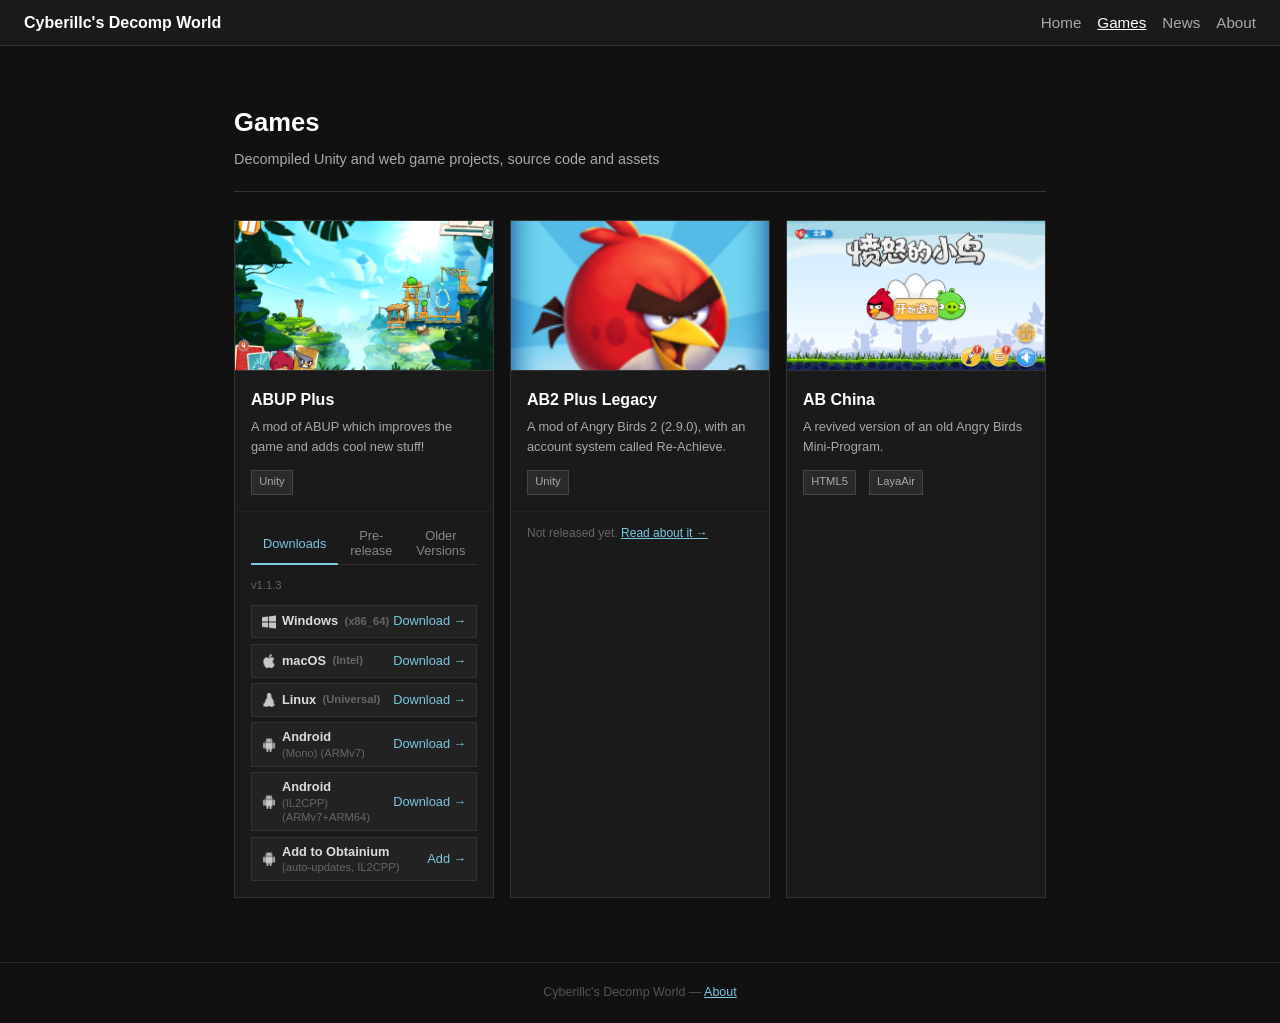
<file: games.html>
<!DOCTYPE html>
<html lang="en">
<head>
  <meta charset="UTF-8" />
  <meta name="viewport" content="width=device-width, initial-scale=1.0" />
  <title>Games — Cyberillc's Decomp World</title>
  <meta property="og:type" content="website" />
  <meta property="og:site_name" content="Cyberillc's Decomp World" />
  <meta property="og:title" content="Games — Cyberillc's Decomp World" />
  <meta property="og:description" content="Browse decompiled Unity game projects with downloads for Windows, macOS, Linux, and Android." />
  <meta property="og:url" content="https://cyberillcbutsmarter.github.io/cyberillc-decomp-world/games.html" />
  <meta property="og:image" content="https://cyberillcbutsmarter.github.io/cyberillc-decomp-world/assets/img/ABUPPlus/screenshot.png" />
  <link rel="stylesheet" href="style.css?v=20260924" />
</head>
<body>

  <nav>
    <a href="index.html" class="brand">Cyberillc's Decomp World</a>
    <ul>
      <li><a href="index.html">Home</a></li>
      <li><a href="games.html" class="active">Games</a></li>
      <li><a href="news.html">News</a></li>
      <li><a href="about.html">About</a></li>
    </ul>
  </nav>

  <main>
    <div class="page-header">
      <h1>Games</h1>
      <p>Decompiled Unity and web game projects, source code and assets</p>
    </div>

    <div class="game-grid">
        <div class="game-card">
        <a href="abup-plus.html" class="game-card-link">
          <div class="game-card-thumb"><img src="assets/img/ABUPPlus/screenshot.png" alt="ABUP Plus screenshot"></div>
          <div class="game-card-body" style="padding-bottom:0.25rem;">
            <h3>ABUP Plus</h3>
            <p>A mod of ABUP which improves the game and adds cool new stuff!</p>
            <div style="display:flex; gap:0.5rem; flex-wrap:wrap; margin-bottom:0;">
              <span class="tag">Unity</span>
            </div>
          </div>
        </a>
        <div class="game-card-body" style="padding-top:0.75rem; border-top:1px solid #222;">
          <div class="card-tabs">
            <button class="card-tab active" data-tab="abup-downloads">Downloads</button>
            <button class="card-tab" data-tab="abup-prerelease">Pre-release</button>
            <button class="card-tab" data-tab="abup-archive">Older Versions</button>
          </div>
          <div class="card-tab-panel active" id="abup-downloads">
            <p style="font-size:0.7rem; color:#666; margin-bottom:0.6rem;">v1.1.3</p>
            <div class="dl-list">
              <a href="https://github.com/CyberillcButSmarter/cyberillc-decomp-world/releases/download/1.1.3/ABUP.Plus.1.1.3.Windows.x86_64.zip" class="dl-row">
                <span class="dl-platform"><img src="assets/img/icons/windows.png" class="os-icon" alt="Windows"> Windows <span style="font-size:0.7rem;color:#666;">(x86_64)</span></span>
                <span class="dl-action">Download →</span>
              </a>
              <a href="https://github.com/CyberillcButSmarter/cyberillc-decomp-world/releases/download/1.1.3/ABUP.Plus.1.1.3.MacOS.Intel.zip" class="dl-row">
                <span class="dl-platform"><img src="assets/img/icons/apple-logo.png" class="os-icon" alt="macOS"> macOS <span style="font-size:0.7rem;color:#666;">(Intel)</span></span>
                <span class="dl-action">Download →</span>
              </a>
              <a href="https://github.com/CyberillcButSmarter/cyberillc-decomp-world/releases/download/1.1.3/ABUP.Plus.1.1.3.Linux.Universal.zip" class="dl-row">
                <span class="dl-platform"><img src="assets/img/icons/linux.png" class="os-icon" alt="Linux"> Linux <span style="font-size:0.7rem;color:#666;">(Universal)</span></span>
                <span class="dl-action">Download →</span>
              </a>
              <a href="https://github.com/CyberillcButSmarter/cyberillc-decomp-world/releases/download/1.1.3/ABUP.Plus.Release.1.1.3.Mono.ARMv7.apk" class="dl-row">
                <span class="dl-platform"><img src="assets/img/icons/android.png" class="os-icon" alt="Android"><span class="dl-platform-label">Android<span>(Mono) (ARMv7)</span></span></span>
                <span class="dl-action">Download →</span>
              </a>
              <a href="https://github.com/CyberillcButSmarter/cyberillc-decomp-world/releases/download/1.1.3/ABUP.Plus.Release.1.1.3.IL2CPP.ARMv7%2BARM64.apk" class="dl-row">
                <span class="dl-platform"><img src="assets/img/icons/android.png" class="os-icon" alt="Android"><span class="dl-platform-label">Android<span>(IL2CPP) (ARMv7+ARM64)</span></span></span>
                <span class="dl-action">Download →</span>
              </a>
    <!-- Obtainium keeps the APK updated in place. Deliberately not version-pinned: it points at
         the repo and resolves the newest release itself, so this row does not need editing on a
         release the way the five above do. The config filters to the IL2CPP APK, because every
         release carries two and Obtainium would otherwise have to ask on each update. -->
    <a href="https://apps.obtainium.imranr.dev/redirect?r=obtainium%3A%2F%2Fapp%2F%257B%2522id%2522%253A%2522com.rovio.ABUPPlus%2522%252C%2522url%2522%253A%2522https%253A%252F%252Fgithub.com%252FCyberillcButSmarter%252Fcyberillc-decomp-world%2522%252C%2522author%2522%253A%2522CyberillcButSmarter%2522%252C%2522name%2522%253A%2522ABUP%2520Plus%2522%252C%2522additionalSettings%2522%253A%2522%257B%255C%2522apkFilterRegEx%255C%2522%253A%255C%2522IL2CPP%255C%2522%252C%255C%2522invertAPKFilter%255C%2522%253Afalse%252C%255C%2522about%255C%2522%253A%255C%2522Angry%2520Birds%2520Under%2520Pigstruction%2520Plus%2520-%2520a%2520fan%2520mod%2520of%2520Angry%2520Birds%25202%252C%2520with%2520cloud%2520saves%2520through%2520Re-Achieve.%255C%2522%257D%2522%257D" class="dl-row" rel="noopener">
      <span class="dl-platform"><img src="assets/img/icons/android.png" class="os-icon" alt="Android"><span class="dl-platform-label">Add to Obtainium<span>(auto-updates, IL2CPP)</span></span></span>
      <span class="dl-action">Add →</span>
    </a>
            </div>
          </div>
          <div class="card-tab-panel" id="abup-prerelease">
            <p style="font-size:0.7rem; color:#666; margin-bottom:0.6rem;">v1.1.3.1</p>
            <p class="prerelease-note">
              <strong>Test build.</strong> Put out ahead of the next full release so the fixes in it can be
              checked early. It is not the recommended download — if something goes wrong, grab the latest
              stable above and say so on Discord.
            </p>
            <div class="dl-list">
              <a href="https://github.com/CyberillcButSmarter/cyberillc-decomp-world/releases/download/1.1.3.1/ABUP.Plus.1.1.3.1.Windows.x86_64.zip" class="dl-row">
                <span class="dl-platform"><img src="assets/img/icons/windows.png" class="os-icon" alt="Windows"> Windows <span style="font-size:0.7rem;color:#666;">(x86_64)</span></span>
                <span class="dl-action">Download →</span>
              </a>
              <a href="https://github.com/CyberillcButSmarter/cyberillc-decomp-world/releases/download/1.1.3.1/ABUP.Plus.1.1.3.1.MacOS.Intel.zip" class="dl-row">
                <span class="dl-platform"><img src="assets/img/icons/apple-logo.png" class="os-icon" alt="macOS"> macOS <span style="font-size:0.7rem;color:#666;">(Intel)</span></span>
                <span class="dl-action">Download →</span>
              </a>
              <a href="https://github.com/CyberillcButSmarter/cyberillc-decomp-world/releases/download/1.1.3.1/ABUP.Plus.1.1.3.1.Linux.Universal.zip" class="dl-row">
                <span class="dl-platform"><img src="assets/img/icons/linux.png" class="os-icon" alt="Linux"> Linux <span style="font-size:0.7rem;color:#666;">(Universal)</span></span>
                <span class="dl-action">Download →</span>
              </a>
              <a href="https://github.com/CyberillcButSmarter/cyberillc-decomp-world/releases/download/1.1.3.1/ABUP.Plus.Release.1.1.3.1.Mono.ARMv7.apk" class="dl-row">
                <span class="dl-platform"><img src="assets/img/icons/android.png" class="os-icon" alt="Android"> <span class="dl-platform-label">Android<span>(Mono) (ARMv7)</span></span></span>
                <span class="dl-action">Download →</span>
              </a>
              <a href="https://github.com/CyberillcButSmarter/cyberillc-decomp-world/releases/download/1.1.3.1/ABUP.Plus.Release.1.1.3.1.IL2CPP.ARMv7%2BARM64.apk" class="dl-row">
                <span class="dl-platform"><img src="assets/img/icons/android.png" class="os-icon" alt="Android"> <span class="dl-platform-label">Android<span>(IL2CPP) (ARMv7+ARM64)</span></span></span>
                <span class="dl-action">Download →</span>
              </a>
            </div>
          </div>
          <div class="card-tab-panel" id="abup-archive">
            <p style="font-size:0.7rem; color:#666; margin-bottom:0.6rem;">v1.1.2.1</p>
            <div class="dl-list">
              <a href="https://github.com/CyberillcButSmarter/cyberillc-decomp-world/releases/download/1.1.2.1/ABUP.Plus.1.1.2.1.Windows.x86_64.zip" class="dl-row">
                <span class="dl-platform"><img src="assets/img/icons/windows.png" class="os-icon" alt="Windows"> Windows <span style="font-size:0.7rem;color:#666;">(x86_64)</span></span>
                <span class="dl-action">Download →</span>
              </a>
              <a href="https://github.com/CyberillcButSmarter/cyberillc-decomp-world/releases/download/1.1.2.1/ABUP.Plus.1.1.2.1.MacOS.Intel.zip" class="dl-row">
                <span class="dl-platform"><img src="assets/img/icons/apple-logo.png" class="os-icon" alt="macOS"> macOS <span style="font-size:0.7rem;color:#666;">(Intel)</span></span>
                <span class="dl-action">Download →</span>
              </a>
              <a href="https://github.com/CyberillcButSmarter/cyberillc-decomp-world/releases/download/1.1.2.1/ABUP.Plus.1.1.2.1.Linux.Universal.zip" class="dl-row">
                <span class="dl-platform"><img src="assets/img/icons/linux.png" class="os-icon" alt="Linux"> Linux <span style="font-size:0.7rem;color:#666;">(Universal)</span></span>
                <span class="dl-action">Download →</span>
              </a>
              <a href="https://github.com/CyberillcButSmarter/cyberillc-decomp-world/releases/download/1.1.2.1/ABUP.Plus.Release.1.1.2.1.Mono.ARMv7.apk" class="dl-row">
                <span class="dl-platform"><img src="assets/img/icons/android.png" class="os-icon" alt="Android"><span class="dl-platform-label">Android<span>(Mono) (ARMv7)</span></span></span>
                <span class="dl-action">Download →</span>
              </a>
              <a href="https://github.com/CyberillcButSmarter/cyberillc-decomp-world/releases/download/1.1.2.1/ABUP.Plus.Release.1.1.2.1.IL2CPP.ARMv7+ARM64.apk" class="dl-row">
                <span class="dl-platform"><img src="assets/img/icons/android.png" class="os-icon" alt="Android"><span class="dl-platform-label">Android<span>(IL2CPP) (ARMv7+ARM64)</span></span></span>
                <span class="dl-action">Download →</span>
              </a>
            </div>
                        <button type="button" class="dl-more" aria-expanded="false" aria-controls="abup-archive-rest">
              <span class="dl-more-text">Show 7 older releases</span>
              <span class="dl-more-chevron" aria-hidden="true">&#9662;</span>
            </button>
            <div class="dl-archive-rest" id="abup-archive-rest" hidden>
<p style="font-size:0.7rem; color:#666; margin-bottom:0.6rem;">v1.1.0</p>
            <div class="dl-list">
              <a href="https://github.com/CyberillcButSmarter/cyberillc-decomp-world/releases/download/1.1.0/ABUP.Plus.1.1.0.Windows.x86_64.zip" class="dl-row">
                <span class="dl-platform"><img src="assets/img/icons/windows.png" class="os-icon" alt="Windows"> Windows <span style="font-size:0.7rem;color:#666;">(x86_64)</span></span>
                <span class="dl-action">Download →</span>
              </a>
              <a href="https://github.com/CyberillcButSmarter/cyberillc-decomp-world/releases/download/1.1.0/ABUP.Plus.1.1.0.MacOS.Intel.zip" class="dl-row">
                <span class="dl-platform"><img src="assets/img/icons/apple-logo.png" class="os-icon" alt="macOS"> macOS <span style="font-size:0.7rem;color:#666;">(Intel)</span></span>
                <span class="dl-action">Download →</span>
              </a>
              <a href="https://github.com/CyberillcButSmarter/cyberillc-decomp-world/releases/download/1.1.0/ABUP.Plus.1.1.0.Linux.Universal.zip" class="dl-row">
                <span class="dl-platform"><img src="assets/img/icons/linux.png" class="os-icon" alt="Linux"> Linux <span style="font-size:0.7rem;color:#666;">(Universal)</span></span>
                <span class="dl-action">Download →</span>
              </a>
              <a href="https://github.com/CyberillcButSmarter/cyberillc-decomp-world/releases/download/1.1.0/ABUP.Plus.Release.1.1.0.Mono.ARMv7.apk" class="dl-row">
                <span class="dl-platform"><img src="assets/img/icons/android.png" class="os-icon" alt="Android"><span class="dl-platform-label">Android<span>(Mono) (ARMv7)</span></span></span>
                <span class="dl-action">Download →</span>
              </a>
              <a href="https://github.com/CyberillcButSmarter/cyberillc-decomp-world/releases/download/1.1.0/ABUP.Plus.Release.1.1.0.Il2CPP.ARMv7+ARM64.apk" class="dl-row">
                <span class="dl-platform"><img src="assets/img/icons/android.png" class="os-icon" alt="Android"><span class="dl-platform-label">Android<span>(Il2CPP) (ARMv7+ARM64)</span></span></span>
                <span class="dl-action">Download →</span>
              </a>
            </div>
            <p style="font-size:0.7rem; color:#666; margin-bottom:0.6rem;">v1.0.9</p>
            <div class="dl-list">
              <a href="https://github.com/CyberillcButSmarter/cyberillc-decomp-world/releases/download/1.0.9/ABUP.Plus.1.0.9.Windows.x86_64.zip" class="dl-row">
                <span class="dl-platform"><img src="assets/img/icons/windows.png" class="os-icon" alt="Windows"> Windows <span style="font-size:0.7rem;color:#666;">(x86_64)</span></span>
                <span class="dl-action">Download →</span>
              </a>
              <a href="https://github.com/CyberillcButSmarter/cyberillc-decomp-world/releases/download/1.0.9/ABUP.Plus.1.0.9.MacOS.Intel.zip" class="dl-row">
                <span class="dl-platform"><img src="assets/img/icons/apple-logo.png" class="os-icon" alt="macOS"> macOS <span style="font-size:0.7rem;color:#666;">(Intel)</span></span>
                <span class="dl-action">Download →</span>
              </a>
              <a href="https://github.com/CyberillcButSmarter/cyberillc-decomp-world/releases/download/1.0.9/ABUP.Plus.1.0.9.Linux.Universal.zip" class="dl-row">
                <span class="dl-platform"><img src="assets/img/icons/linux.png" class="os-icon" alt="Linux"> Linux <span style="font-size:0.7rem;color:#666;">(Universal)</span></span>
                <span class="dl-action">Download →</span>
              </a>
              <a href="https://github.com/CyberillcButSmarter/cyberillc-decomp-world/releases/download/1.0.9/ABUP.Plus.Release.1.0.9.Mono.ARMv7.apk" class="dl-row">
                <span class="dl-platform"><img src="assets/img/icons/android.png" class="os-icon" alt="Android"><span class="dl-platform-label">Android<span>(Mono) (ARMv7)</span></span></span>
                <span class="dl-action">Download →</span>
              </a>
              <a href="https://github.com/CyberillcButSmarter/cyberillc-decomp-world/releases/download/1.0.9/ABUP.Plus.Release.1.0.9.Il2cpp.ARMv7+ARM64.apk" class="dl-row">
                <span class="dl-platform"><img src="assets/img/icons/android.png" class="os-icon" alt="Android"><span class="dl-platform-label">Android<span>(Il2cpp) (ARMv7+ARM64)</span></span></span>
                <span class="dl-action">Download →</span>
              </a>
            </div>
            <p style="font-size:0.7rem; color:#666; margin-bottom:0.6rem;">v1.0.8</p>
            <div class="dl-list">
              <a href="https://github.com/CyberillcButSmarter/cyberillc-decomp-world/releases/download/1.0.8/ABUPPlus.1.0.8.Windows.x86_64.zip" class="dl-row">
                <span class="dl-platform"><img src="assets/img/icons/windows.png" class="os-icon" alt="Windows"> Windows <span style="font-size:0.7rem;color:#666;">(x86_64)</span></span>
                <span class="dl-action">Download →</span>
              </a>
              <a href="https://github.com/CyberillcButSmarter/cyberillc-decomp-world/releases/download/1.0.8/ABUPPlus.1.0.8.MacOS.Intel.zip" class="dl-row">
                <span class="dl-platform"><img src="assets/img/icons/apple-logo.png" class="os-icon" alt="macOS"> macOS <span style="font-size:0.7rem;color:#666;">(Intel)</span></span>
                <span class="dl-action">Download →</span>
              </a>
              <a href="https://github.com/CyberillcButSmarter/cyberillc-decomp-world/releases/download/1.0.8/ABUPPlus.1.0.8.Linux.Universal.zip" class="dl-row">
                <span class="dl-platform"><img src="assets/img/icons/linux.png" class="os-icon" alt="Linux"> Linux <span style="font-size:0.7rem;color:#666;">(Universal)</span></span>
                <span class="dl-action">Download →</span>
              </a>
              <a href="https://github.com/CyberillcButSmarter/cyberillc-decomp-world/releases/download/1.0.8/ABUP.Plus.Release.1.0.8.Mono.ARMv7.apk" class="dl-row">
                <span class="dl-platform"><img src="assets/img/icons/android.png" class="os-icon" alt="Android"><span class="dl-platform-label">Android<span>(Mono) (ARMv7)</span></span></span>
                <span class="dl-action">Download →</span>
              </a>
              <a href="https://github.com/CyberillcButSmarter/cyberillc-decomp-world/releases/download/1.0.8/ABUP.Plus.Release.1.0.8.Il2cpp.ARMv7+ARM64.apk" class="dl-row">
                <span class="dl-platform"><img src="assets/img/icons/android.png" class="os-icon" alt="Android"><span class="dl-platform-label">Android<span>(Il2cpp) (ARMv7+ARM64)</span></span></span>
                <span class="dl-action">Download →</span>
              </a>
            <p style="font-size:0.7rem; color:#666; margin-bottom:0.6rem;">v1.0.7</p>
            <div class="dl-list">
              <a href="https://github.com/CyberillcButSmarter/cyberillc-decomp-world/releases/download/1.0.7/ABUP.Plus.1.0.7.Windows.x86_64.zip" class="dl-row">
                <span class="dl-platform"><img src="assets/img/icons/windows.png" class="os-icon" alt="Windows"> Windows <span style="font-size:0.7rem;color:#666;">(x86_64)</span></span>
                <span class="dl-action">Download →</span>
              </a>
              <a href="https://github.com/CyberillcButSmarter/cyberillc-decomp-world/releases/download/1.0.7/ABUP.Plus.1.0.7.MacOS.Intel.zip" class="dl-row">
                <span class="dl-platform"><img src="assets/img/icons/apple-logo.png" class="os-icon" alt="macOS"> macOS <span style="font-size:0.7rem;color:#666;">(Intel)</span></span>
                <span class="dl-action">Download →</span>
              </a>
              <a href="https://github.com/CyberillcButSmarter/cyberillc-decomp-world/releases/download/1.0.7/ABUP.Plus.1.0.7.Linux.Universal.zip" class="dl-row">
                <span class="dl-platform"><img src="assets/img/icons/linux.png" class="os-icon" alt="Linux"> Linux <span style="font-size:0.7rem;color:#666;">(Universal)</span></span>
                <span class="dl-action">Download →</span>
              </a>
              <a href="https://github.com/CyberillcButSmarter/cyberillc-decomp-world/releases/download/1.0.7/ABUP.Plus.Release.1.0.7.Mono.ARMv7.apk" class="dl-row">
                <span class="dl-platform"><img src="assets/img/icons/android.png" class="os-icon" alt="Android"><span class="dl-platform-label">Android<span>(Mono) (ARMv7)</span></span></span>
                <span class="dl-action">Download →</span>
              </a>
              <a href="https://github.com/CyberillcButSmarter/cyberillc-decomp-world/releases/download/1.0.7/ABUP.Plus.Release.1.0.7.Il2cpp.ARMv7+ARM64.apk" class="dl-row">
                <span class="dl-platform"><img src="assets/img/icons/android.png" class="os-icon" alt="Android"><span class="dl-platform-label">Android<span>(Il2cpp) (ARMv7+ARM64)</span></span></span>
                <span class="dl-action">Download →</span>
              </a>
            </div>
            <p style="font-size:0.7rem; color:#666; margin:1rem 0 0.6rem;">v1.0.6</p>
            <div class="dl-list">
              <a href="https://github.com/CyberillcButSmarter/cyberillc-decomp-world/releases/download/1.0.6/ABUPPlus-Windows-1.0.6-x86_64.zip" class="dl-row">
                <span class="dl-platform"><img src="assets/img/icons/windows.png" class="os-icon" alt="Windows"> Windows <span style="font-size:0.7rem;color:#666;">(x86_64)</span></span>
                <span class="dl-action">Download →</span>
              </a>
              <a href="https://github.com/CyberillcButSmarter/cyberillc-decomp-world/releases/download/1.0.6/ABUPPlus-MacOS-1.0.6-Intel.zip" class="dl-row">
                <span class="dl-platform"><img src="assets/img/icons/apple-logo.png" class="os-icon" alt="macOS"> macOS <span style="font-size:0.7rem;color:#666;">(Intel)</span></span>
                <span class="dl-action">Download →</span>
              </a>
              <a href="https://github.com/CyberillcButSmarter/cyberillc-decomp-world/releases/download/1.0.6/ABUPPlus-Linux-1.0.6-Universal.zip" class="dl-row">
                <span class="dl-platform"><img src="assets/img/icons/linux.png" class="os-icon" alt="Linux"> Linux <span style="font-size:0.7rem;color:#666;">(Universal)</span></span>
                <span class="dl-action">Download →</span>
              </a>
              <a href="https://github.com/CyberillcButSmarter/cyberillc-decomp-world/releases/download/1.0.6/ABUP.Plus.Release.1.0.5.Mono.ARMv7.apk" class="dl-row">
                <span class="dl-platform"><img src="assets/img/icons/android.png" class="os-icon" alt="Android"><span class="dl-platform-label">Android<span>(Mono) (ARMv7)</span></span></span>
                <span class="dl-action">Download →</span>
              </a>
              <a href="https://github.com/CyberillcButSmarter/cyberillc-decomp-world/releases/download/1.0.6/ABUP.Plus.Release.1.0.6.Il2cpp.ARM64+ARMv7.apk" class="dl-row">
                <span class="dl-platform"><img src="assets/img/icons/android.png" class="os-icon" alt="Android"><span class="dl-platform-label">Android<span>(Il2cpp) (ARM64+ARMv7)</span></span></span>
                <span class="dl-action">Download →</span>
              </a>
            </div>
            <p style="font-size:0.7rem; color:#666; margin:1rem 0 0.6rem;">v1.0.5</p>
            <div class="dl-list">
              <a href="https://github.com/CyberillcButSmarter/cyberillc-decomp-world/releases/download/1.0.5/ABUPPlus-Windows-1.0.5-x86_64.zip" class="dl-row">
                <span class="dl-platform"><img src="assets/img/icons/windows.png" class="os-icon" alt="Windows"> Windows <span style="font-size:0.7rem;color:#666;">(x86_64)</span></span>
                <span class="dl-action">Download →</span>
              </a>
              <a href="https://github.com/CyberillcButSmarter/cyberillc-decomp-world/releases/download/1.0.5/ABUPPlus-MacOS-1.0.5-Intel.zip" class="dl-row">
                <span class="dl-platform"><img src="assets/img/icons/apple-logo.png" class="os-icon" alt="macOS"> macOS <span style="font-size:0.7rem;color:#666;">(Intel)</span></span>
                <span class="dl-action">Download →</span>
              </a>
              <a href="https://github.com/CyberillcButSmarter/cyberillc-decomp-world/releases/download/1.0.5/ABUPPlus-Linux-1.0.5-Universal.zip" class="dl-row">
                <span class="dl-platform"><img src="assets/img/icons/linux.png" class="os-icon" alt="Linux"> Linux <span style="font-size:0.7rem;color:#666;">(Universal)</span></span>
                <span class="dl-action">Download →</span>
              </a>
              <a href="https://github.com/CyberillcButSmarter/cyberillc-decomp-world/releases/download/1.0.5/ABUP.Plus.Release.1.0.5.Mono.ARMv7.apk" class="dl-row">
                <span class="dl-platform"><img src="assets/img/icons/android.png" class="os-icon" alt="Android"><span class="dl-platform-label">Android<span>(Mono) (ARMv7)</span></span></span>
                <span class="dl-action">Download →</span>
              </a>
              <a href="https://github.com/CyberillcButSmarter/cyberillc-decomp-world/releases/download/1.0.5/ABUP.Plus.Release.1.0.5.Il2cpp.ARMv7+ARM64.apk" class="dl-row">
                <span class="dl-platform"><img src="assets/img/icons/android.png" class="os-icon" alt="Android"><span class="dl-platform-label">Android<span>(Il2cpp) (ARMv7+ARM64)</span></span></span>
                <span class="dl-action">Download →</span>
              </a>
            </div>
            <p style="font-size:0.7rem; color:#666; margin:1rem 0 0.6rem;">v1.0.4</p>
            <div class="dl-list">
              <a href="https://github.com/CyberillcButSmarter/cyberillc-decomp-world/releases/download/v1.0.4/ABUP.Plus.Windows.1.0.4.x86_64.zip" class="dl-row">
                <span class="dl-platform"><img src="assets/img/icons/windows.png" class="os-icon" alt="Windows"> Windows <span style="font-size:0.7rem;color:#666;">(x86_64)</span></span>
                <span class="dl-action">Download →</span>
              </a>
              <a href="https://github.com/CyberillcButSmarter/cyberillc-decomp-world/releases/download/v1.0.4/ABUP.Plus.MacOS.1.0.4.Intel.zip" class="dl-row">
                <span class="dl-platform"><img src="assets/img/icons/apple-logo.png" class="os-icon" alt="macOS"> macOS <span style="font-size:0.7rem;color:#666;">(Intel)</span></span>
                <span class="dl-action">Download →</span>
              </a>
              <a href="https://github.com/CyberillcButSmarter/cyberillc-decomp-world/releases/download/v1.0.4/ABUP.Plus.Linux.zip" class="dl-row">
                <span class="dl-platform"><img src="assets/img/icons/linux.png" class="os-icon" alt="Linux"> Linux <span style="font-size:0.7rem;color:#666;">(Universal)</span></span>
                <span class="dl-action">Download →</span>
              </a>
              <a href="https://github.com/CyberillcButSmarter/cyberillc-decomp-world/releases/download/v1.0.4/ABUP.Plus.Release.1.0.4.Mono.ARMv7.apk" class="dl-row">
                <span class="dl-platform"><img src="assets/img/icons/android.png" class="os-icon" alt="Android"><span class="dl-platform-label">Android<span>(Mono) (ARMv7)</span></span></span>
                <span class="dl-action">Download →</span>
              </a>
            </div>
          </div>
        
            </div>
</div>
      </div>
    </div>
    <div class="game-card">
        <a href="ab2-plus-legacy.html" class="game-card-link">
          <div class="game-card-thumb"><img src="assets/img/AB2PlusLegacy/icon.png" alt="AB2 Plus Legacy icon"></div>
          <div class="game-card-body" style="padding-bottom:0.25rem;">
            <h3>AB2 Plus Legacy</h3>
            <p>A mod of Angry Birds 2 (2.9.0), with an account system called Re-Achieve.</p>
            <div style="display:flex; gap:0.5rem; flex-wrap:wrap; margin-bottom:0;">
              <span class="tag">Unity</span>
            </div>
          </div>
        </a>
        <div class="game-card-body" style="padding-top:0.75rem; border-top:1px solid #222;">
          <p style="font-size:0.75rem; color:#666; margin:0;">
            Not released yet. <a href="ab2-plus-legacy.html">Read about it →</a>
          </p>
        </div>
    </div>
    <div class="game-card">
        <a href="https://ab-china.vercel.app/" class="game-card-link">
          <div class="game-card-thumb"><img src="assets/img/ABChina/gameshots1.png" alt="ABUP Plus screenshot"></div>
          <div class="game-card-body" style="padding-bottom:0.25rem;">
            <h3>AB China</h3>
            <p>A revived version of an old Angry Birds Mini-Program.</p>
            <div style="display:flex; gap:0.5rem; flex-wrap:wrap; margin-bottom:0;">
              <span class="tag">HTML5</span><span class="tag">LayaAir</span>
            </div>
          </div>
        </a>
      </div>
    </div>
  </main>

  <footer>
    <p>Cyberillc's Decomp World &mdash; <a href="about.html">About</a></p>
  </footer>

  <script>

    // Older releases: collapsed until asked for.
    //
    // The `hidden` attribute does the hiding, not a class of ours: the browser styles it, so a
    // stale or missing stylesheet cannot leave the whole archive expanded. The button carries its
    // own state through aria-expanded, so the chevron, the label and assistive tech never disagree.
    document.querySelectorAll('.dl-more').forEach(btn => {
      btn.addEventListener('click', () => {
        const group = document.getElementById(btn.getAttribute('aria-controls'));
        if (!group) return;
        const open = group.hidden;
        group.hidden = !open;
        btn.setAttribute('aria-expanded', String(open));
        const label = btn.querySelector('.dl-more-text');
        if (label) label.textContent = label.textContent.replace(open ? 'Show' : 'Hide', open ? 'Hide' : 'Show');
      });
    });
    document.querySelectorAll('.card-tab').forEach(btn => {
      btn.addEventListener('click', () => {
        const card = btn.closest('.game-card-body');
        card.querySelectorAll('.card-tab').forEach(t => t.classList.remove('active'));
        card.querySelectorAll('.card-tab-panel').forEach(p => p.classList.remove('active'));
        btn.classList.add('active');
        card.querySelector('#' + btn.dataset.tab).classList.add('active');
      });
    });
  </script>
</body>
</html>
</file>
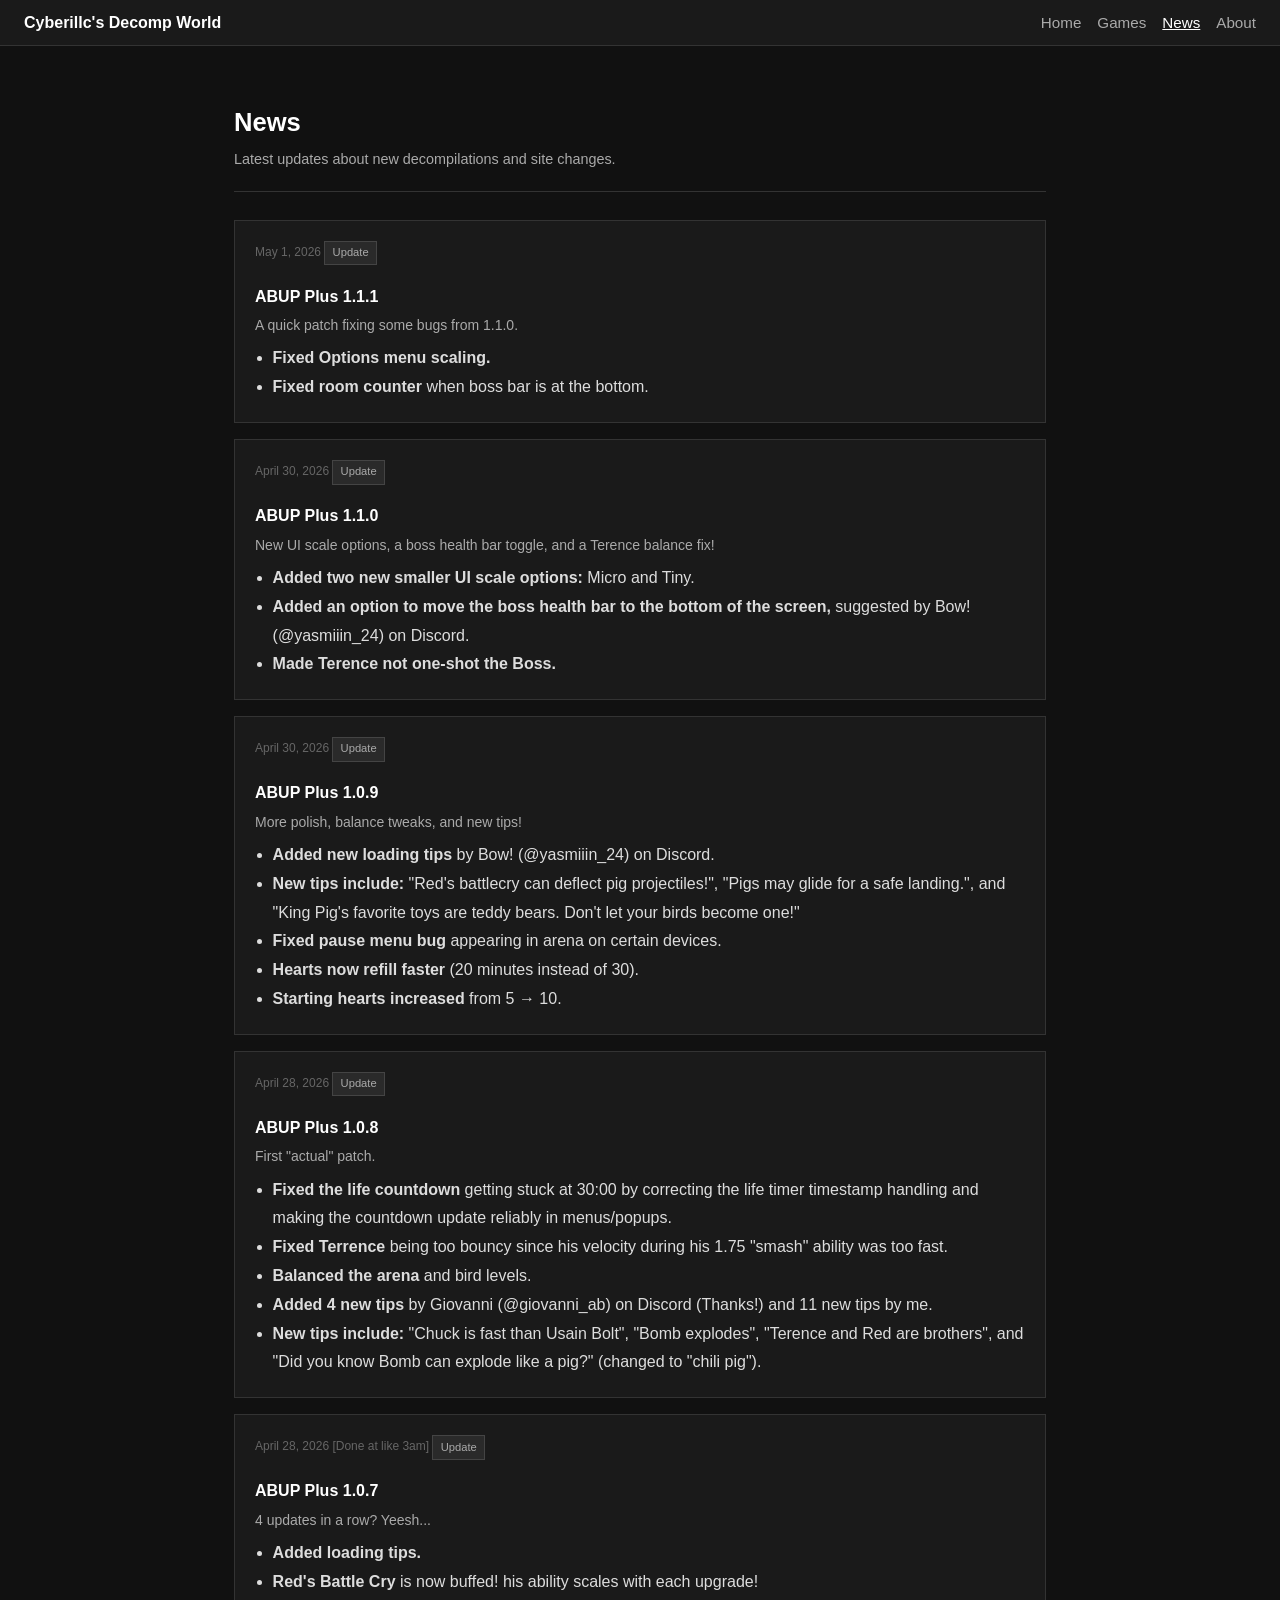
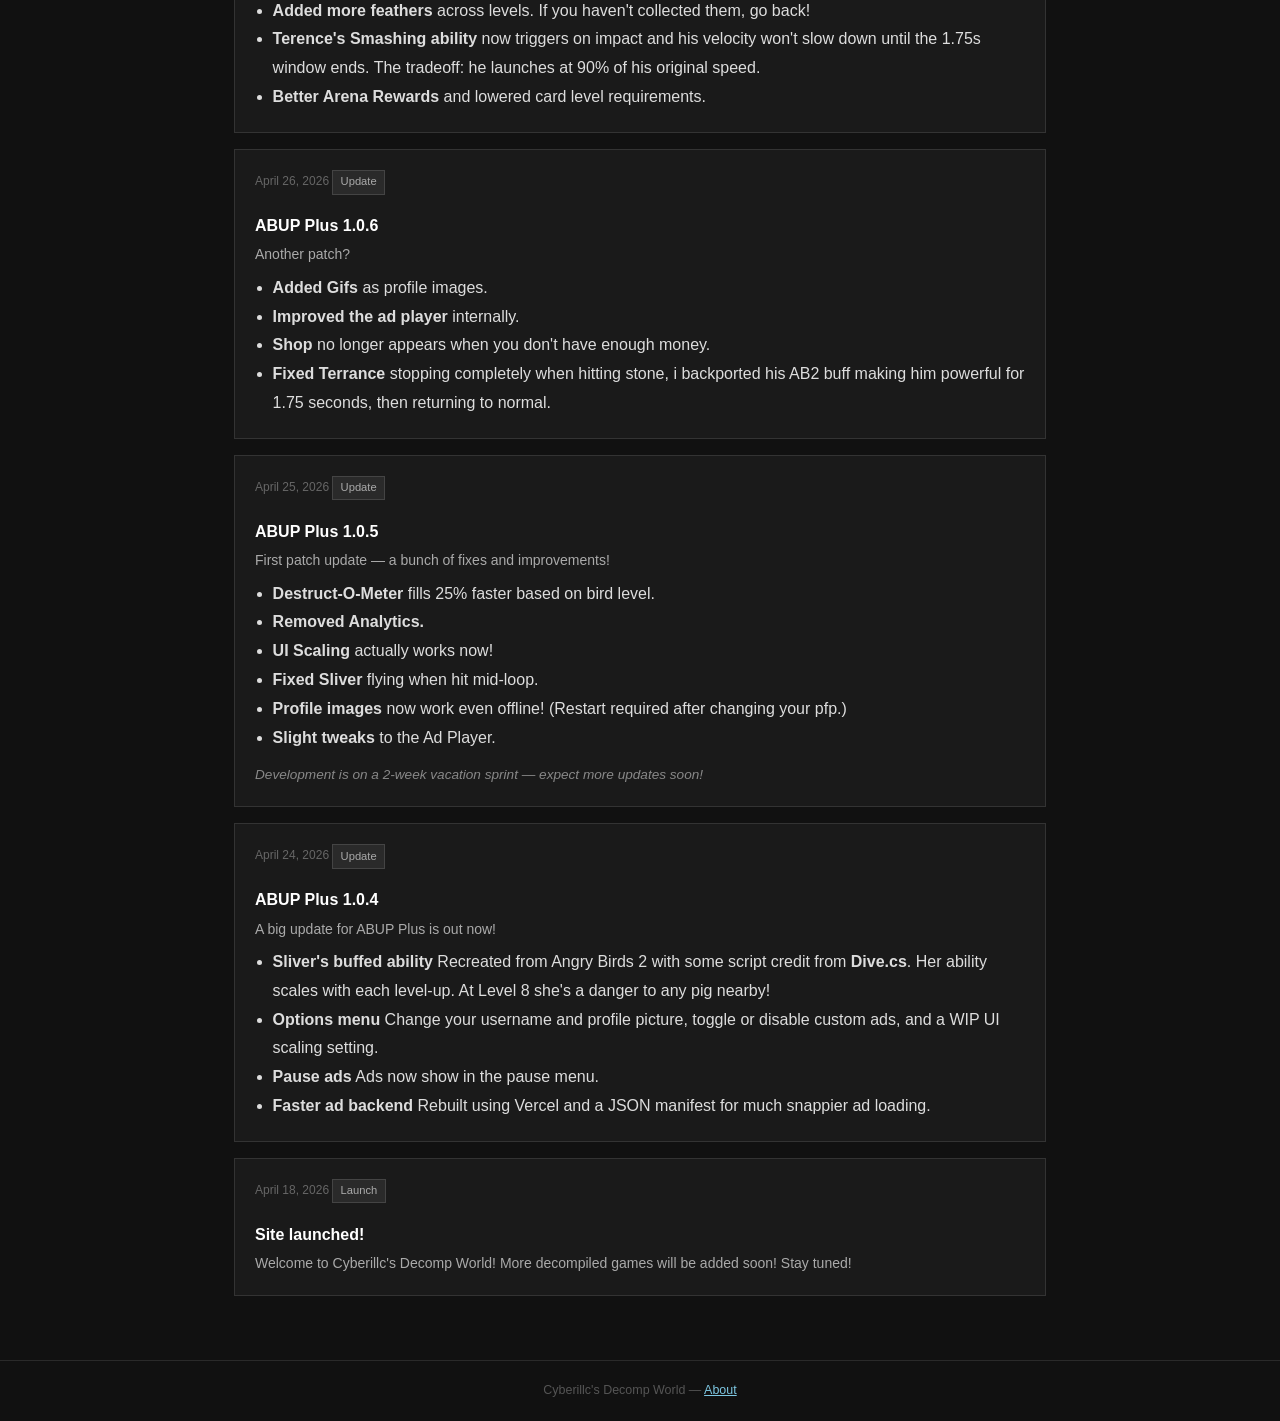
<file: news.html>
<!DOCTYPE html>
<html lang="en">
<head>
  <meta charset="UTF-8" />
  <meta name="viewport" content="width=device-width, initial-scale=1.0" />
  <title>News — Cyberillc's Decomp World</title>
  <meta property="og:type" content="website" />
  <meta property="og:site_name" content="Cyberillc's Decomp World" />
  <meta property="og:title" content="News — Cyberillc's Decomp World" />
  <meta property="og:description" content="Latest updates on new decompilations and site changes." />
  <meta property="og:url" content="https://cyberillcbutsmarter.github.io/cyberillc-decomp-world/news.html" />
  <meta property="og:image" content="https://cyberillcbutsmarter.github.io/cyberillc-decomp-world/assets/img/ABUPPlus/screenshot.png" />
  <link rel="stylesheet" href="style.css?v=20260924" />
  <style>
    .ra-news-heading {
      font-size: 1rem; color: #fff; margin: 0 0 0.8rem;
      padding-bottom: 0.4rem; border-bottom: 1px solid #222;
    }
    .ra-news-body { white-space: pre-wrap; }
    .ra-news-source { font-size: 0.7rem; color: #666; margin-top: 0.4rem; }
    .ra-news-source a { color: #7ec8e3; }
    #ra-news-section { margin-bottom: 2rem; }
  </style>
</head>
<body>

  <nav>
    <a href="index.html" class="brand">Cyberillc's Decomp World</a>
    <ul>
      <li><a href="index.html">Home</a></li>
      <li><a href="games.html">Games</a></li>
      <li><a href="news.html" class="active">News</a></li>
      <li><a href="about.html">About</a></li>
    </ul>
  </nav>

  <main>
    <div class="page-header">
      <h1>News</h1>
      <p>Latest updates about new decompilations and site changes.</p>
    </div>

    <!--
      Add news items here. Example structure:

      <div class="news-list">
        <div class="news-item">
          <div class="news-meta">
            <time>April 18, 2026</time>
            <span class="tag">Update</span>
          </div>
          <h3>Site launched!</h3>
          <p>Cyberillc's Decomp World is now live. More decompilations coming soon.</p>
        </div>
      </div>
    -->

    <!--
      Mirrored from Re-Achieve.

      News is written once in the Re-Achieve admin panel and read from its
      public API here, so the two sites cannot drift. Nothing is copied by hand.

      Deliberately kept as its own list rather than merged into the one below:
      merging by date would mean parsing dates back out of hand-written <time>
      text, which breaks the first time somebody writes a date differently.

      The section stays hidden unless the API returns something, so an outage, a
      blocked request or an empty feed leaves this page exactly as it was.
    -->
    <div id="ra-news-section" hidden>
      <h2 class="ra-news-heading">Re-Achieve &amp; AB2 Plus Legacy</h2>
      <div class="news-list" id="ra-news-list"></div>
    </div>

    <div class="news-list">

      <div class="news-item">
        <div class="news-meta">
          <time>May 1, 2026</time>
          <span class="tag">Update</span>
        </div>
        <h3>ABUP Plus 1.1.1</h3>
        <p>A quick patch fixing some bugs from 1.1.0.</p>
        <ul style="margin:0.5rem 0 0 1.1rem; padding:0; line-height:1.8;">
          <li><strong>Fixed Options menu scaling.</strong></li>
          <li><strong>Fixed room counter</strong> when boss bar is at the bottom.</li>
        </ul>
      </div>

      <div class="news-item">
        <div class="news-meta">
          <time>April 30, 2026</time>
          <span class="tag">Update</span>
        </div>
        <h3>ABUP Plus 1.1.0</h3>
        <p>New UI scale options, a boss health bar toggle, and a Terence balance fix!</p>
        <ul style="margin:0.5rem 0 0 1.1rem; padding:0; line-height:1.8;">
          <li><strong>Added two new smaller UI scale options:</strong> Micro and Tiny.</li>
          <li><strong>Added an option to move the boss health bar to the bottom of the screen,</strong> suggested by Bow! (@yasmiiin_24) on Discord.</li>
          <li><strong>Made Terence not one-shot the Boss.</strong></li>
        </ul>
      </div>

       <div class="news-item">
  <div class="news-meta">
    <time>April 30, 2026</time>
    <span class="tag">Update</span>
  </div>
  <h3>ABUP Plus 1.0.9</h3>
  <p>More polish, balance tweaks, and new tips!</p>
  <ul style="margin:0.5rem 0 0 1.1rem; padding:0; line-height:1.8;">
    <li><strong>Added new loading tips</strong> by Bow! (@yasmiiin_24) on Discord.</li>
    <li><strong>New tips include:</strong> "Red's battlecry can deflect pig projectiles!", "Pigs may glide for a safe landing.", and "King Pig's favorite toys are teddy bears. Don't let your birds become one!"</li>
    <li><strong>Fixed pause menu bug</strong> appearing in arena on certain devices.</li>
    <li><strong>Hearts now refill faster</strong> (20 minutes instead of 30).</li>
    <li><strong>Starting hearts increased</strong> from 5 → 10.</li>
  </ul>
</div>

      <div class="news-item">
        <div class="news-meta">
          <time>April 28, 2026</time>
          <span class="tag">Update</span>
        </div>
        <h3>ABUP Plus 1.0.8</h3>
        <p>First "actual" patch.</p>
        <ul style="margin:0.5rem 0 0 1.1rem; padding:0; line-height:1.8;">
          <li><strong>Fixed the life countdown</strong> getting stuck at 30:00 by correcting the life timer timestamp handling and making the countdown update reliably in menus/popups.</li>
          <li><strong>Fixed Terrence</strong> being too bouncy since his velocity during his 1.75 "smash" ability was too fast.</li>
          <li><strong>Balanced the arena</strong> and bird levels.</li>
          <li><strong>Added 4 new tips</strong> by Giovanni (@giovanni_ab) on Discord (Thanks!) and 11 new tips by me.</li>
          <li><strong>New tips include:</strong> "Chuck is fast than Usain Bolt", "Bomb explodes", "Terence and Red are brothers", and "Did you know Bomb can explode like a pig?" (changed to "chili pig").</li>
        </ul>
      </div>

      <div class="news-item">
        <div class="news-meta">
          <time>April 28, 2026 [Done at like 3am]</time>
          <span class="tag">Update</span>
        </div>
        <h3>ABUP Plus 1.0.7</h3>
        <p>4 updates in a row? Yeesh...</p>
        <ul style="margin:0.5rem 0 0 1.1rem; padding:0; line-height:1.8;">
          <li><strong>Added loading tips.</strong></li>
          <li><strong>Red's Battle Cry</strong> is now buffed! his ability scales with each upgrade!</li>
          <li><strong>Added more feathers</strong> across levels. If you haven't collected them, go back!</li>
          <li><strong>Terence's Smashing ability</strong> now triggers on impact and his velocity won't slow down until the 1.75s window ends. The tradeoff: he launches at 90% of his original speed.</li>
          <li><strong>Better Arena Rewards</strong> and lowered card level requirements.</li>
        </ul>
      </div>

      <div class="news-item">
        <div class="news-meta">
          <time>April 26, 2026</time>
          <span class="tag">Update</span>
        </div>
        <h3>ABUP Plus 1.0.6</h3>
        <p>Another patch?</p>
        <ul style="margin:0.5rem 0 0 1.1rem; padding:0; line-height:1.8;">
          <li><strong>Added Gifs</strong> as profile images.</li>
          <li><strong>Improved the ad player</strong> internally.</li>
          <li><strong>Shop</strong> no longer appears when you don't have enough money.</li>
          <li><strong>Fixed Terrance</strong> stopping completely when hitting stone, i backported his AB2 buff making him powerful for 1.75 seconds, then returning to normal.</li>
        </ul>
      </div>

      <div class="news-item">
        <div class="news-meta">
          <time>April 25, 2026</time>
          <span class="tag">Update</span>
        </div>
        <h3>ABUP Plus 1.0.5</h3>
        <p>First patch update — a bunch of fixes and improvements!</p>
        <ul style="margin:0.5rem 0 0 1.1rem; padding:0; line-height:1.8;">
          <li><strong>Destruct-O-Meter</strong> fills 25% faster based on bird level.</li>
          <li><strong>Removed Analytics.</strong></li>
          <li><strong>UI Scaling</strong> actually works now!</li>
          <li><strong>Fixed Sliver</strong> flying when hit mid-loop.</li>
          <li><strong>Profile images</strong> now work even offline! (Restart required after changing your pfp.)</li>
          <li><strong>Slight tweaks</strong> to the Ad Player.</li>
        </ul>
        <p style="margin-top:0.75rem; font-style:italic; color:#888; font-size:0.85rem;">Development is on a 2-week vacation sprint — expect more updates soon!</p>
      </div>

      <div class="news-item">
        <div class="news-meta">
          <time>April 24, 2026</time>
          <span class="tag">Update</span>
        </div>
        <h3>ABUP Plus 1.0.4</h3>
        <p>A big update for ABUP Plus is out now!</p>
        <ul style="margin:0.5rem 0 0 1.1rem; padding:0; line-height:1.8;">
          <li><strong>Sliver's buffed ability</strong> Recreated from Angry Birds 2 with some script credit from <strong>Dive.cs</strong>. Her ability scales with each level-up. At Level 8 she's a danger to any pig nearby!</li>
          <li><strong>Options menu</strong> Change your username and profile picture, toggle or disable custom ads, and a WIP UI scaling setting.</li>
          <li><strong>Pause ads</strong> Ads now show in the pause menu.</li>
          <li><strong>Faster ad backend</strong> Rebuilt using Vercel and a JSON manifest for much snappier ad loading.</li>
        </ul>
      </div>

      <div class="news-item">
        <div class="news-meta">
          <time>April 18, 2026</time>
          <span class="tag">Launch</span>
        </div>
        <h3>Site launched!</h3>
        <p>Welcome to Cyberillc's Decomp World! More decompiled games will be added soon! Stay tuned!</p>
      </div>

    </div>
  </main>

  <footer>
    <p>Cyberillc's Decomp World &mdash; <a href="about.html">About</a></p>
  </footer>

  <script>
    (function () {
      'use strict';

      // Override in a console or another page if you ever need to point this at
      // a different deployment.
      var API = window.RA_NEWS_API || 'https://re-achieve.vercel.app/v1/news';

      var TYPE_LABELS = {
        update: 'Update', announcement: 'Announcement', hotfix: 'Hotfix',
        event: 'Event', content: 'Content'
      };

      var section = document.getElementById('ra-news-section');
      var list    = document.getElementById('ra-news-list');
      if (!section || !list) return;

      function el(tag, cls) {
        var e = document.createElement(tag);
        if (cls) e.className = cls;
        return e;
      }

      function formatDate(iso) {
        var d = new Date(iso);
        if (isNaN(d.getTime())) return '';
        return d.toLocaleDateString('en-US', { year: 'numeric', month: 'long', day: 'numeric' });
      }

      function render(items) {
        items.forEach(function (item) {
          var wrap = el('div', 'news-item');

          var meta = el('div', 'news-meta');
          var time = el('time');
          time.textContent = formatDate(item.created_at);
          meta.appendChild(time);
          var tag = el('span', 'tag');
          tag.textContent = TYPE_LABELS[item.type] || item.type || 'Update';
          meta.appendChild(tag);
          wrap.appendChild(meta);

          var h3 = el('h3');
          // textContent throughout: this is admin-written text arriving from
          // another origin, and innerHTML here would make a typo in the news
          // editor into script running on this site.
          h3.textContent = item.title || '';
          wrap.appendChild(h3);

          var body = el('p', 'ra-news-body');
          body.textContent = item.body || '';
          wrap.appendChild(body);

          list.appendChild(wrap);
        });

        var src = el('p', 'ra-news-source');
        src.appendChild(document.createTextNode('Posted on '));
        var a = el('a');
        a.href = 'https://re-achieve.vercel.app/news.html';
        a.textContent = 'Re-Achieve';
        src.appendChild(a);
        src.appendChild(document.createTextNode('.'));
        list.appendChild(src);

        section.removeAttribute('hidden');
      }

      fetch(API)
        .then(function (r) { return r.ok ? r.json() : null; })
        .then(function (items) {
          if (!items || !items.length) return;   // nothing to show, stay hidden
          render(items);
        })
        .catch(function () {
          // Offline, blocked, or the API is down. The page still has its own
          // news, so failing quietly is better than an error box.
        });
    })();
  </script>

</body>
</html>
</file>
<file: style.css>
*, *::before, *::after {
  box-sizing: border-box;
  margin: 0;
  padding: 0;
}

body {
  font-family: Arial, Helvetica, sans-serif;
  background: #111;
  color: #ddd;
  font-size: 16px;
  line-height: 1.6;
}

a {
  color: #7ec8e3;
  text-decoration: underline;
}

a:hover {
  color: #fff;
}

/* ── NAV ── */
nav {
  background: #1a1a1a;
  border-bottom: 1px solid #333;
  padding: 0.6rem 1.5rem;
  display: flex;
  align-items: center;
  justify-content: space-between;
}

nav .brand {
  font-size: 1rem;
  font-weight: bold;
  color: #fff;
  text-decoration: none;
}

nav ul {
  list-style: none;
  display: flex;
  gap: 1rem;
}

nav ul li a {
  color: #aaa;
  text-decoration: none;
  font-size: 0.95rem;
}

nav ul li a:hover,
nav ul li a.active {
  color: #fff;
  text-decoration: underline;
}

/* ── MAIN ── */
main {
  max-width: 860px;
  margin: 0 auto;
  padding: 2rem 1.5rem 4rem;
}

/* ── HERO ── */
.hero {
  padding: 1.5rem 0 2rem;
  border-bottom: 1px solid #333;
  margin-bottom: 2rem;
}

.hero h1 {
  font-size: 1.8rem;
  color: #fff;
  margin-bottom: 0.4rem;
}

.hero p {
  color: #aaa;
}

/* ── SECTION GRID ── */
.section-grid {
  display: grid;
  grid-template-columns: repeat(auto-fit, minmax(220px, 1fr));
  gap: 1rem;
}

/* ── CARD ── */
.card {
  display: block;
  padding: 1.25rem;
  background: #1a1a1a;
  border: 1px solid #333;
  text-decoration: none;
  color: inherit;
}

.card:hover {
  border-color: #555;
  background: #202020;
}

.card h2 {
  font-size: 1.1rem;
  color: #fff;
  margin-bottom: 0.3rem;
}

.card p {
  font-size: 0.875rem;
  color: #aaa;
  margin-bottom: 0.75rem;
}

.card .card-link {
  font-size: 0.85rem;
  color: #7ec8e3;
}

/* ── PAGE HEADER ── */
.page-header {
  padding: 1.5rem 0 1.25rem;
  border-bottom: 1px solid #333;
  margin-bottom: 1.75rem;
}

.page-header h1 {
  font-size: 1.6rem;
  color: #fff;
  margin-bottom: 0.3rem;
}

.page-header p {
  color: #aaa;
  font-size: 0.9rem;
}

/* ── GAME GRID ── */
.game-grid {
  display: grid;
  grid-template-columns: repeat(auto-fill, minmax(240px, 1fr));
  gap: 1rem;
}

.game-card {
  background: #1a1a1a;
  border: 1px solid #333;
}

.game-card:hover {
  border-color: #555;
}

.game-card-thumb {
  width: 100%;
  height: 150px;
  background: #222;
  display: flex;
  align-items: center;
  justify-content: center;
  font-size: 2.5rem;
  border-bottom: 1px solid #333;
  overflow: hidden;
}

.game-card-thumb img {
  width: 100%;
  height: 100%;
  object-fit: cover;
  display: block;
}

.game-card-body {
  padding: 1rem;
}

.game-card-body h3 {
  font-size: 1rem;
  font-weight: bold;
  color: #fff;
  margin-bottom: 0.3rem;
}

.game-card-body p {
  font-size: 0.8rem;
  color: #aaa;
  margin-bottom: 0.75rem;
}

.tag {
  display: inline-block;
  padding: 0.15rem 0.45rem;
  background: #2a2a2a;
  border: 1px solid #444;
  font-size: 0.7rem;
  color: #aaa;
  margin-right: 0.3rem;
  margin-bottom: 0.75rem;
}

.version-select {
  width: 100%;
  padding: 0.35rem 0.5rem;
  background: #222;
  border: 1px solid #444;
  color: #ddd;
  font-size: 0.8rem;
  font-family: inherit;
  cursor: pointer;
}

.version-select:focus {
  outline: none;
  border-color: #666;
}

.btn {
  display: inline-block;
  padding: 0.4rem 0.85rem;
  background: #222;
  border: 1px solid #555;
  color: #7ec8e3;
  font-size: 0.8rem;
  text-decoration: none;
  font-family: inherit;
  cursor: pointer;
}

.btn:hover {
  background: #2a2a2a;
  color: #fff;
  border-color: #777;
}

/* ── CARD TABS ── */
.card-tabs {
  display: flex;
  gap: 0;
  border-bottom: 1px solid #333;
  margin-bottom: 0.75rem;
}

.card-tab {
  padding: 0.3rem 0.75rem;
  background: none;
  border: none;
  border-bottom: 2px solid transparent;
  color: #888;
  font-size: 0.8rem;
  font-family: inherit;
  cursor: pointer;
  margin-bottom: -1px;
}

.card-tab.active {
  color: #7ec8e3;
  border-bottom-color: #7ec8e3;
}

.card-tab:hover {
  color: #ddd;
}

.card-tab-panel {
  display: none;
}

.card-tab-panel.active {
  display: block;
}

/* ── DOWNLOAD LIST ── */
.dl-list {
  display: flex;
  flex-direction: column;
  gap: 0.35rem;
}

.dl-row {
  display: flex;
  justify-content: space-between;
  align-items: center;
  padding: 0.35rem 0.6rem;
  background: #222;
  border: 1px solid #333;
  font-size: 0.8rem;
  text-decoration: none;
  color: #ddd;
}

a.dl-row:hover {
  border-color: #555;
  background: #2a2a2a;
  color: #fff;
}

a.dl-row .dl-action {
  color: #7ec8e3;
  white-space: nowrap;
  flex-shrink: 0;
  margin-left: 0.5rem;
}

a.dl-row:hover .dl-action {
  color: #fff;
}

.dl-disabled {
  opacity: 0.4;
  cursor: default;
}

.dl-platform {
  font-weight: bold;
  color: inherit;
  display: flex;
  align-items: center;
  gap: 0.4rem;
  min-width: 0;
  flex-shrink: 1;
}

.dl-platform-label {
  display: flex;
  flex-direction: column;
  line-height: 1.3;
}

.dl-platform-label span {
  font-size: 0.7rem;
  color: #666;
  font-weight: normal;
}

.os-icon {
  width: 14px;
  height: 14px;
  object-fit: contain;
  filter: brightness(0) invert(1);
  opacity: 0.75;
  flex-shrink: 0;
}

/* ── NEWS ── */
.news-list {
  display: flex;
  flex-direction: column;
  gap: 1rem;
}

.news-item {
  padding: 1.25rem;
  background: #1a1a1a;
  border: 1px solid #333;
}

.news-meta {
  font-size: 0.75rem;
  color: #666;
  margin-bottom: 0.4rem;
}

.news-item h3 {
  font-size: 1rem;
  color: #fff;
  margin-bottom: 0.3rem;
}

.news-item p {
  font-size: 0.875rem;
  color: #aaa;
}

/* ── ABOUT ── */
.about-block p {
  color: #aaa;
  font-size: 0.95rem;
  margin-bottom: 0.85rem;
  line-height: 1.7;
}

.about-block h2 {
  font-size: 1.05rem;
  color: #fff;
  margin: 1.5rem 0 0.5rem;
  border-bottom: 1px solid #333;
  padding-bottom: 0.3rem;
}

/* ── FOOTER ── */
footer {
  text-align: center;
  padding: 1.25rem;
  font-size: 0.78rem;
  color: #555;
  border-top: 1px solid #2a2a2a;
}

/* ── EMPTY STATE ── */
.empty-state {
  text-align: center;
  padding: 3rem 1rem;
  color: #555;
  font-size: 0.9rem;
}

/* ── GAME CARD LINK ── */
.game-card-link {
  display: block;
  text-decoration: none;
  color: inherit;
}

.game-card-link:hover .game-card-thumb img {
  opacity: 0.85;
}

/* ── SCREENSHOT CAROUSEL ── */
.carousel {
  position: relative;
  max-width: 100%;
  margin-bottom: 1.5rem;
  border: 1px solid #333;
  background: #111;
  user-select: none;
  overflow: hidden;
}

.carousel-track {
  display: flex;
  transition: transform 0.35s ease;
}

.carousel-track img {
  min-width: 100%;
  width: 100%;
  height: 300px;
  object-fit: contain;
  display: block;
}

.carousel-btn {
  position: absolute;
  top: 50%;
  transform: translateY(-50%);
  background: rgba(0,0,0,0.55);
  border: 1px solid #444;
  color: #ddd;
  font-size: 1.1rem;
  width: 2rem;
  height: 2rem;
  cursor: pointer;
  display: flex;
  align-items: center;
  justify-content: center;
  line-height: 1;
}

.carousel-btn:hover {
  background: rgba(0,0,0,0.8);
  color: #fff;
}

.carousel-btn.prev { left: 0.4rem; }
.carousel-btn.next { right: 0.4rem; }

.carousel-dots {
  display: flex;
  justify-content: center;
  gap: 0.4rem;
  padding: 0.5rem 0 0.4rem;
}

.carousel-dot {
  width: 6px;
  height: 6px;
  border-radius: 50%;
  background: #444;
  border: none;
  cursor: pointer;
  padding: 0;
}

.carousel-dot.active {
  background: #7ec8e3;
}

/* ── GAME DETAIL PAGE ── */
.breadcrumb {
  font-size: 0.8rem;
  color: #666;
  margin-bottom: 1.5rem;
}

.breadcrumb a {
  color: #7ec8e3;
  text-decoration: none;
}

.breadcrumb a:hover {
  text-decoration: underline;
}

.game-detail-hero {
  display: inline-block;
  max-width: 360px;
  border: 1px solid #333;
  margin-bottom: 1.5rem;
}

.game-detail-hero img {
  width: 100%;
  height: auto;
  display: block;
}

.game-detail-info {
  margin-bottom: 2rem;
}

.game-detail-info h1 {
  font-size: 1.8rem;
  color: #fff;
  margin-bottom: 0.5rem;
}

.game-detail-meta {
  display: flex;
  align-items: center;
  gap: 0.5rem;
  margin-bottom: 0.75rem;
  flex-wrap: wrap;
}

.game-detail-meta .tag {
  margin-bottom: 0;
}

.version-badge {
  font-size: 0.72rem;
  color: #7ec8e3;
  background: #111d22;
  border: 1px solid #2a4a55;
  padding: 0.15rem 0.45rem;
}

.game-detail-desc {
  color: #aaa;
  font-size: 0.95rem;
  line-height: 1.7;
}

.game-detail-section {
  margin-bottom: 2.5rem;
}

.game-detail-section h2 {
  font-size: 1.05rem;
  color: #fff;
  margin-bottom: 0.9rem;
  padding-bottom: 0.4rem;
  border-bottom: 1px solid #333;
}

.changelog-entry {
  margin-bottom: 1.5rem;
}

.changelog-entry .changelog-version {
  font-size: 0.8rem;
  color: #7ec8e3;
  font-weight: bold;
  margin-bottom: 0.15rem;
}

.changelog-entry .changelog-date {
  font-size: 0.75rem;
  color: #555;
  margin-bottom: 0.5rem;
}

.changelog-entry ul {
  margin: 0 0 0 1.1rem;
  padding: 0;
  line-height: 1.9;
  font-size: 0.875rem;
  color: #aaa;
}

/* ── OLDER RELEASES, COLLAPSED ── */
/* The archive tab lists every release ever made, so by the time you scroll past the
   newest one you have lost the thread. Only the release before the current one is
   shown; the rest sit behind this button. */
.dl-more {
  display: flex;
  font-family: inherit;
  align-items: center;
  gap: 0.4rem;
  width: 100%;
  margin: 0.85rem 0 0.2rem;
  padding: 0.5rem 0.65rem;
  background: transparent;
  border: 1px solid #222;
  border-radius: 6px;
  color: #888;
  font: inherit;
  font-size: 0.8rem;
  cursor: pointer;
  transition: border-color 0.15s, color 0.15s;
}

.dl-more:hover,
.dl-more:focus-visible {
  border-color: #3a3a3a;
  color: #ccc;
}

.dl-more-chevron {
  margin-left: auto;
  font-size: 0.7rem;
  line-height: 1;
  transition: transform 0.18s ease;
}

.dl-more[aria-expanded="true"] .dl-more-chevron {
  transform: rotate(180deg);
}

/* The hiding itself is the `hidden` attribute, which the browser styles on its own - see the
   script. This only guards against a stylesheet elsewhere setting a display value on the group,
   which would override the browser's own [hidden] rule. */
.dl-archive-rest[hidden] {
  display: none !important;
}

/* Every version caption in the group gets the same breathing room, including the first.
   Without it the captions sit flush against the list above and read as part of it. */
.dl-archive-rest > p {
  margin-top: 1.1rem;
}

/* ── PRE-RELEASE NOTICE ── */
/* A pre-release tab sits next to the stable one, so it has to say plainly that it is not the
   recommended download. The amber edge is the only warning colour on these pages. */
.prerelease-note {
  margin: 0 0 0.9rem;
  padding: 0.6rem 0.75rem;
  border-left: 3px solid #d08a1f;
  background: #1a1508;
  border-radius: 0 6px 6px 0;
  font-size: 0.8rem;
  line-height: 1.6;
  color: #b9ab8a;
}

.prerelease-note strong {
  color: #e8b44a;
}

/* ── RESPONSIVE ── */
@media (max-width: 560px) {
  nav {
    flex-direction: column;
    align-items: flex-start;
    gap: 0.5rem;
  }

  .section-grid {
    grid-template-columns: 1fr;
  }
}
</file>
